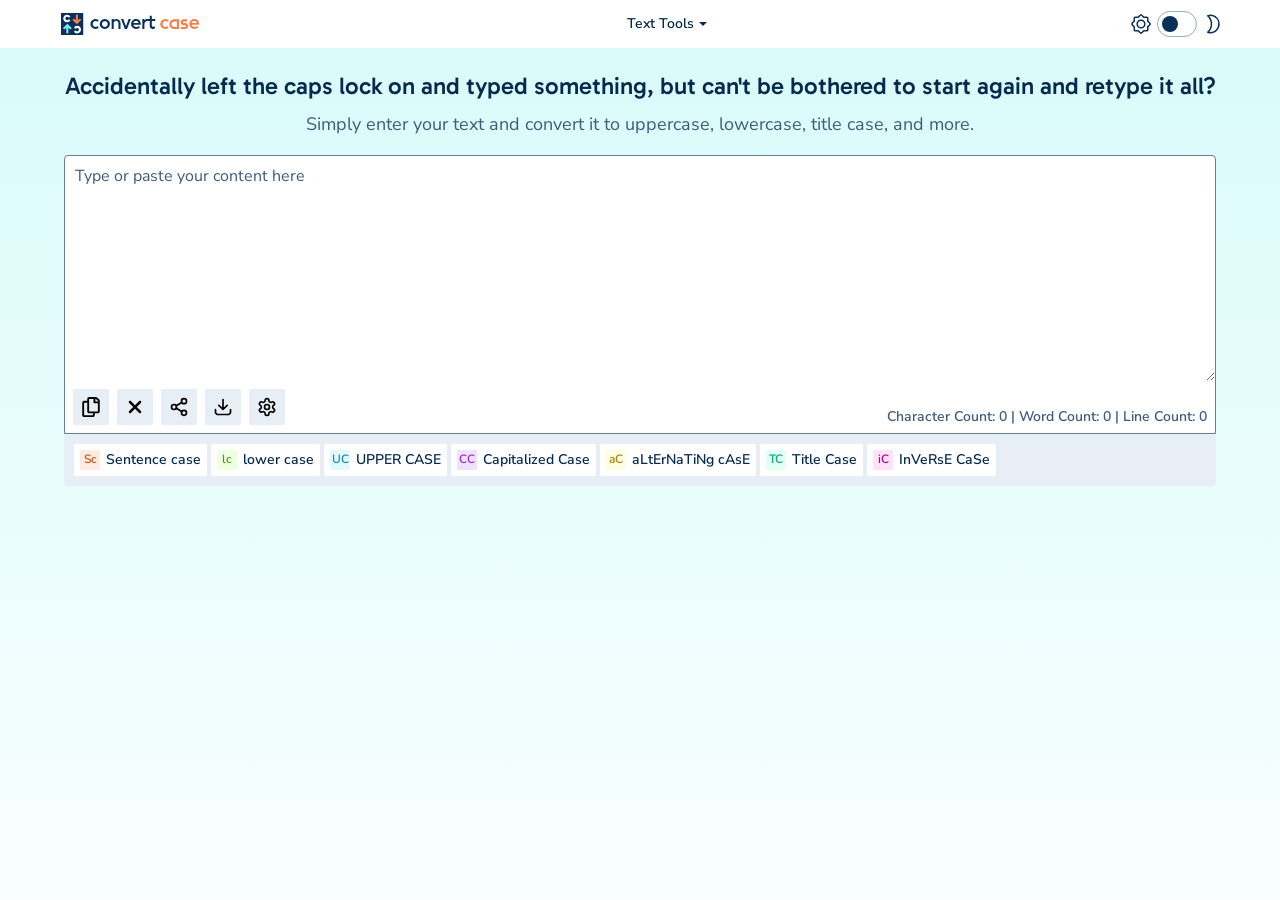
<file: index.html>
<!doctype html>
<html lang="en">
    <head>
        <meta charset="utf-8">
        <meta name="viewport" content="width=device-width,initial-scale=1">
        <meta http-equiv="x-ua-compatible" content="ie=edge">
        <script src="./js/home.min.js"></script>
        <title>Convert Case | Convert upper case to lower case, lower case to upper case and more!</title>
        <link rel="icon" type="image/png" href="images/favicon.png">
        <meta name="source" content="https://convertcase.net/">
        <meta name="description" content="Easily convert text between different letter cases: lower case, UPPER CASE, Sentence case, Capitalized Case, aLtErNaTiNg cAsE and more online.">
        <style>
            *,:after,:before {
                box-sizing: border-box
            }

            html {
                font-family: system-ui,Segoe UI,Roboto,Helvetica,Arial,sans-serif,"Apple Color Emoji","Segoe UI Emoji";
                line-height: 1.15;
                -webkit-text-size-adjust: 100%;
                tab-size: 4
            }

            body {
                margin: 0
            }

            b,strong {
                font-weight: bolder
            }

            code,kbd,pre,samp {
                font-family: ui-monospace,SFMono-Regular,Consolas,Liberation Mono,Menlo,monospace;
                font-size: 1em
            }

            small {
                font-size: 80%
            }

            sub,sup {
                font-size: 75%;
                line-height: 0;
                position: relative;
                vertical-align: initial
            }

            sub {
                bottom: -.25em
            }

            sup {
                top: -.5em
            }

            table {
                border-color: currentcolor
            }

            button,input,optgroup,select,textarea {
                font-family: inherit;
                font-size: 100%;
                line-height: 1.15;
                margin: 0
            }

            [type=button],[type=reset],[type=submit],button {
                -webkit-appearance: button
            }

            legend {
                padding: 0
            }

            progress {
                vertical-align: initial
            }

            ::-webkit-inner-spin-button,::-webkit-outer-spin-button {
                height: auto
            }

            [type=search] {
                -webkit-appearance: textfield;
                outline-offset: -2px
            }

            ::-webkit-search-decoration {
                -webkit-appearance: none
            }

            ::-webkit-file-upload-button {
                -webkit-appearance: button;
                font: inherit
            }

            summary {
                display: list-item
            }

            @font-face {
                font-family: Nunito Sans;
                src: url('fonts/nunito-sans-latin-wght-400-700.woff2') format('woff2');
                font-weight: 400 700;
                font-optical-sizing:auto;font-style: normal;
                font-display: swap;
                unicode-range: u+0,u+d,u+20-7e,u+a0-ff,u+131,u+152-153,u+2bb-2bc,u+2c6,u+2da,u+2dc,u+304,u+308,u+2009-2026,u+2032-203a,u+2044,u+20ac,u+2122,u+2212,u+2215
            }

            @font-face {
                font-family: Nunito Sans;
                src: url('fonts/nunito-sans-latin-ext-wght-400-700.woff2') format('woff2');
                font-weight: 400 700;
                font-optical-sizing:auto;font-style: normal;
                font-display: swap;
                unicode-range: u+100-192,u+1a0-1a1,u+1af-1b4,u+1c4-1d4,u+1e5-1ef,u+1fa-237,u+253-259,u+292,u+2b9-2ba,u+2be-2bf,u+2c7-2cc,u+2dd,u+304,u+308,u+1e08-1e9e,u+1ef2-1ef9,u+2020,u+20a1-20ab,u+20ad-20bd,u+2113
            }

            @font-face {
                font-family: Nunito Sans;
                src: url('fonts/nunito-sans-cyrillic-wght-400-700.woff2') format('woff2');
                font-weight: 400 700;
                font-optical-sizing:auto;font-style: normal;
                font-display: swap;
                unicode-range: u+301,u+400-45f,u+490-491,u+4b0-4b1,u+2116
            }

            @font-face {
                font-family: Nunito Sans;
                src: url('fonts/nunito-sans-cyrillic-ext-wght-400-700.woff2') format('woff2');
                font-weight: 400 700;
                font-optical-sizing:auto;font-style: normal;
                font-display: swap;
                unicode-range: u+462-475,u+48a-4ff,u+510-52f,u+20b4
            }

            @font-face {
                font-family: Nunito Sans;
                src: url('fonts/noto-sans-greek-wght-normal.woff2') format('woff2');
                font-weight: 400 700;
                font-style: normal;
                font-display: swap;
                unicode-range: u+370-377,u+37a-37f,u+384-38a,u+38c,u+38e-3a1,u+3a3-3e1,u+3f?
            }

            @font-face {
                font-family: Nunito Sans;
                src: url('fonts/noto-sans-greek-ext-wght-normal.woff2') format('woff2');
                font-weight: 400 700;
                font-style: normal;
                font-display: swap;
                unicode-range: u+1f00-1ffe
            }

            @font-face {
                font-family: Nunito Sans;
                src: url('fonts/noto-sans-devanagari-wght-normal.woff2') format('woff2');
                font-weight: 400 700;
                font-style: normal;
                font-display: swap;
                unicode-range: u+900-97f,u+1cd0-1cf9,u+200c-200d,u+20b9,u+20f0,u+25cc,u+a830-a839,u+a8e0-a8ff,u+11b00-11b09
            }

            @font-face {
                font-family: Gabarito;
                src: url('fonts/gabarito-latin-wght-normal.woff2') format('woff2');
                font-weight: 400 700;
                font-style: normal;
                font-display: swap;
                unicode-range: u+20-7e,u+a0-ff,u+131,u+152-153,u+2c6,u+2da,u+2dc,u+304,u+308,u+2002-2026,u+2039-203a,u+2044,u+20ac,u+2122,u+2191,u+2193,u+2212
            }

            @font-face {
                font-family: Gabarito;
                src: url('fonts/gabarito-latin-ext-wght-normal.woff2') format('woff2');
                font-weight: 400 700;
                font-style: normal;
                font-display: swap;
                unicode-range: u+100-17e,u+1cd-1ce,u+218-21b,u+237,u+2c7,u+2dd,u+304,u+308,u+1e80-1e85,u+1e9e,u+1ef2-1ef3
            }

            @font-face {
                font-family: Gabarito;
                src: url('fonts/nunito-sans-cyrillic-wght-400-700.woff2') format('woff2');
                font-weight: 400 700;
                font-style: normal;
                font-display: swap;
                unicode-range: u+301,u+400-45f,u+490-491,u+4b0-4b1,u+2116
            }

            @font-face {
                font-family: Gabarito;
                src: url('fonts/nunito-sans-cyrillic-ext-wght-400-700.woff2') format('woff2');
                font-weight: 400 700;
                font-style: normal;
                font-display: swap;
                unicode-range: u+462-475,u+48a-4ff,u+510-52f,u+20b4
            }

            @font-face {
                font-family: Gabarito;
                src: url('fonts/noto-sans-greek-wght-normal.woff2') format('woff2');
                font-weight: 400 700;
                font-style: normal;
                font-display: swap;
                unicode-range: u+370-377,u+37a-37f,u+384-38a,u+38c,u+38e-3a1,u+3a3-3e1,u+3f?
            }

            @font-face {
                font-family: Gabarito;
                src: url('fonts/noto-sans-greek-ext-wght-normal.woff2') format('woff2');
                font-weight: 400 700;
                font-style: normal;
                font-display: swap;
                unicode-range: u+1f00-1ffe
            }

            @font-face {
                font-family: Gabarito;
                src: url('fonts/noto-sans-devanagari-wght-normal.woff2') format('woff2');
                font-weight: 400 700;
                font-style: normal;
                font-display: swap;
                unicode-range: u+900-97f,u+1cd0-1cf9,u+200c-200d,u+20b9,u+20f0,u+25cc,u+a830-a839,u+a8e0-a8ff,u+11b00-11b09
            }

            :root {
                color-scheme: light;
                --container-width: 1200px;
                --color-bg: #fff;
                --color-text: #06294e;
                --color-text-secondary: #3f5b7a;
                --color-text-light: #f1f4f8;
                --color-link: #06294e;
                --color-link-hover: #f97d46;
                --color-container-bg: #fff;
                --color-container-border: #e0e3e5;
                --color-btn-bg: #e7eef6;
                --color-btn-text: #06294e;
                --color-btn-hover-bg: #0a315b;
                --color-btn-dark-bg: #0a315b;
                --color-btn-dark-text: #f1f4f8;
                --color-nav-bg: #fff;
                --color-nav-text: #06294e;
                --color-nav-hover-bg: #e7eef6;
                --color-nav-hover-text: #06294e;
                --color-nav-dropdown-bg: #fff;
                --color-input-bg: #fff;
                --color-input-text: #06294e;
                --color-input-border: #98adbb;
                --color-input-border-focus: color-mix(in srgb, var(--color-input-border), var(--color-text) 35%);
                --color-input-border-top: none;
                --color-input-placeholder: #3f5b7a;
                --color-surface-bg: #f5f9f9;
                --color-surface-border: #e0e3e5;
                --color-search-bg: #fff;
                --color-search-hover-bg: #e7eef6;
                --color-message-bg: #fff;
                --color-message-text: #06294e;
                --color-message-border: #0000001a;
                --color-message-shadow: 0 6px 20px #0000004d;
                --color-message-success-bg: #e2ffef;
                --color-message-success-border: #12974b;
                --color-message-success-text: #003d1a;
                --color-message-error-bg: #ffe7e5;
                --color-message-error-border: #971812;
                --color-message-error-text: #3d0300;
                --color-message-info-bg: #e2eeff;
                --color-message-info-border: #125697;
                --color-message-info-text: #001a3d;
                --color-legal: #3f5b7a;
                --color-canvas-border: #e0e3e5;
                --color-canvas-bg: #fff;
                --color-regex-red: #c03;
                --color-regex-green: #208000;
                --color-highlight: #7defef4d;
                --color-gradient-start: #7defef4d;
                --color-gradient-mid: #7defef17;
                --color-gradient-end: #7defef08;
                --color-editor-bg: #e7eef6;
                --color-badge-bg: #0000;
                --badge-sentence-bg: #ffebe2;
                --badge-sentence-fg: #cd5019;
                --badge-lower-bg: #efffe2;
                --badge-lower-fg: #569712;
                --badge-upper-bg: #e2faff;
                --badge-upper-fg: #0d8cb2;
                --badge-capitalized-bg: #f0e2ff;
                --badge-capitalized-fg: #942fc0;
                --badge-alternating-bg: #fffee2;
                --badge-alternating-fg: #ab830a;
                --badge-title-bg: #e2fff3;
                --badge-title-fg: #04a977;
                --badge-inverse-bg: #ffe2f8;
                --badge-inverse-fg: #b4047c;
                --color-cta-bg: #0a315b;
                --color-btn-subscribe-bg: #0a315b;
                --color-cta-link-bg: #f1f4f8;
                --color-cta-link-text: #06294e;
                --color-footer-divider: #c6d0d0;
                --color-footer-icon-bg: #0a315b;
                --color-toggle-border: #98adbb;
                --color-lang-border: #98adbb;
                --sp: 8px;
                --radius-sm: 2px;
                --radius: 4px;
                --fs-xs: 0.75rem;
                --fs-sm: 0.875rem;
                --fs-base: 1rem;
                --fs-md: 1.125rem;
                --fs-lg: 1.25rem;
                --fs-xl: 1.5rem;
                --fs-h1: 1.5rem;
                --fs-2xl: 1.75rem;
                --color-icon-from: #f97d46;
                --color-icon-to: #0a315b;
                --color-icon-text: #f1f4f8;
                --copy-invert: none;
                --logo-light-display: block;
                --logo-dark-display: none
            }

            @media(prefers-color-scheme: dark) {
                html:not(.light) {
                    color-scheme:dark;
                    --color-bg: #140701;
                    --color-text: #fef1eb;
                    --color-text-secondary: #d0bbb1;
                    --color-link: #fef1eb;
                    --color-container-bg: #0a0300;
                    --color-container-border: #544945;
                    --color-btn-bg: #1e1b1a;
                    --color-btn-text: #fef1eb;
                    --color-btn-hover-bg: #342f2d;
                    --color-btn-dark-bg: #bc3e06;
                    --color-btn-dark-text: #fef1eb;
                    --color-nav-bg: #0a0300;
                    --color-nav-text: #fef1eb;
                    --color-nav-hover-bg: #2e2924;
                    --color-nav-hover-text: #fef1eb;
                    --color-nav-dropdown-bg: #1e1b1a;
                    --color-input-bg: #0a0300;
                    --color-input-text: #fef1eb;
                    --color-input-border: #342f2d;
                    --color-input-placeholder: #d0bbb1;
                    --color-surface-bg: #2e2924;
                    --color-surface-border: #544945;
                    --color-search-bg: #1e1b1a;
                    --color-search-hover-bg: #342f2d;
                    --color-message-bg: #1e1b1a;
                    --color-message-text: #fef1eb;
                    --color-message-border: #ffffff1a;
                    --color-message-shadow: 0 6px 24px #0009;
                    --color-message-success-bg: #0a2e1a;
                    --color-message-success-border: #12974b;
                    --color-message-success-text: #a8f0c8;
                    --color-message-error-bg: #2e0a0a;
                    --color-message-error-border: #971812;
                    --color-message-error-text: #f0a8a8;
                    --color-message-info-bg: #0a1a2e;
                    --color-message-info-border: #125697;
                    --color-message-info-text: #a8c8f0;
                    --color-legal: #d0bbb1;
                    --color-canvas-border: #544945;
                    --color-canvas-bg: #1e1b1a;
                    --color-regex-red: #f36;
                    --color-regex-green: #3ae600;
                    --color-highlight: #7defef66;
                    --color-gradient-start: #bc3e064d;
                    --color-gradient-mid: #bc3e0617;
                    --color-gradient-end: #bc3e0608;
                    --color-editor-bg: #1e1b1a;
                    --color-badge-bg: #ffffff1a;
                    --badge-sentence-bg: #601d00;
                    --badge-sentence-fg: #ff8550;
                    --badge-lower-bg: #153900;
                    --badge-lower-fg: #7ef400;
                    --badge-upper-bg: #004151;
                    --badge-upper-fg: #07c5ff;
                    --badge-capitalized-bg: #390051;
                    --badge-capitalized-fg: #d167ff;
                    --badge-alternating-bg: #503c00;
                    --badge-alternating-fg: #ffc005;
                    --badge-title-bg: #004832;
                    --badge-title-fg: #00eca5;
                    --badge-inverse-bg: #530039;
                    --badge-inverse-fg: #ff11b4;
                    --color-btn-subscribe-bg: #1e5fa8;
                    --color-cta-link-bg: #00142a;
                    --color-cta-link-text: #fef1eb;
                    --color-footer-divider: #544945;
                    --color-footer-icon-bg: #140701;
                    --color-toggle-border: #fef1eb;
                    --color-lang-border: #342f2d;
                    --color-icon-to: #7defef;
                    --color-icon-text: #06294e;
                    --copy-invert: grayscale(1) invert(1);
                    --logo-light-display: none;
                    --logo-dark-display: block
                }
            }

            html.dark {
                color-scheme: dark;
                --color-bg: #140701;
                --color-text: #fef1eb;
                --color-text-secondary: #d0bbb1;
                --color-link: #fef1eb;
                --color-container-bg: #0a0300;
                --color-container-border: #544945;
                --color-btn-bg: #1e1b1a;
                --color-btn-text: #fef1eb;
                --color-btn-hover-bg: #342f2d;
                --color-btn-dark-bg: #bc3e06;
                --color-btn-dark-text: #fef1eb;
                --color-nav-bg: #0a0300;
                --color-nav-text: #fef1eb;
                --color-nav-hover-bg: #2e2924;
                --color-nav-hover-text: #fef1eb;
                --color-nav-dropdown-bg: #1e1b1a;
                --color-input-bg: #0a0300;
                --color-input-text: #fef1eb;
                --color-input-border: #342f2d;
                --color-input-placeholder: #d0bbb1;
                --color-surface-bg: #2e2924;
                --color-surface-border: #544945;
                --color-search-bg: #1e1b1a;
                --color-search-hover-bg: #342f2d;
                --color-message-bg: #1e1b1a;
                --color-message-text: #fef1eb;
                --color-message-border: #ffffff1a;
                --color-message-shadow: 0 6px 24px #0009;
                --color-message-success-bg: #0a2e1a;
                --color-message-success-border: #12974b;
                --color-message-success-text: #a8f0c8;
                --color-message-error-bg: #2e0a0a;
                --color-message-error-border: #971812;
                --color-message-error-text: #f0a8a8;
                --color-message-info-bg: #0a1a2e;
                --color-message-info-border: #125697;
                --color-message-info-text: #a8c8f0;
                --color-legal: #d0bbb1;
                --color-canvas-border: #544945;
                --color-canvas-bg: #1e1b1a;
                --color-regex-red: #f36;
                --color-regex-green: #3ae600;
                --color-highlight: #7defef66;
                --color-gradient-start: #bc3e064d;
                --color-gradient-mid: #bc3e0617;
                --color-gradient-end: #bc3e0608;
                --color-editor-bg: #1e1b1a;
                --color-badge-bg: #ffffff1a;
                --badge-sentence-bg: #601d00;
                --badge-sentence-fg: #ff8550;
                --badge-lower-bg: #153900;
                --badge-lower-fg: #7ef400;
                --badge-upper-bg: #004151;
                --badge-upper-fg: #07c5ff;
                --badge-capitalized-bg: #390051;
                --badge-capitalized-fg: #d167ff;
                --badge-alternating-bg: #503c00;
                --badge-alternating-fg: #ffc005;
                --badge-title-bg: #004832;
                --badge-title-fg: #00eca5;
                --badge-inverse-bg: #530039;
                --badge-inverse-fg: #ff11b4;
                --color-btn-subscribe-bg: #1e5fa8;
                --color-cta-link-bg: #00142a;
                --color-cta-link-text: #fef1eb;
                --color-footer-divider: #544945;
                --color-footer-icon-bg: #140701;
                --color-toggle-border: #fef1eb;
                --color-lang-border: #342f2d;
                --color-icon-to: #7defef;
                --color-icon-text: #06294e;
                --copy-invert: grayscale(1) invert(1);
                --logo-light-display: none;
                --logo-dark-display: block
            }

            html.theme-transition,html.theme-transition *,html.theme-transition :after,html.theme-transition :before {
                transition: background-color .3s,color .3s,border-color .3s,box-shadow .3s!important
            }

            @view-transition {
                navigation: auto
            }

            @media(prefers-reduced-motion:reduce) {
                ::view-transition-group(root),::view-transition-new(root),::view-transition-old(root) {
                    animation: none!important
                }
            }

            ::selection {
                background: #f97d464d;
                color: var(--color-text)
            }

            button,input,select,textarea {
                font-family: inherit;
                font-size: inherit
            }

            body {
                background: linear-gradient(to bottom,var(--color-gradient-start),var(--color-gradient-mid) 85%,var(--color-gradient-end)) no-repeat var(--color-bg);
                background-size: 100% 100vh;
                color: var(--color-text);
                font-family: Nunito Sans,sans-serif;
                font-size: var(--fs-base);
                font-weight: 400;
                line-height: 1.25;
                overflow-x: hidden;
                display: flex;
                flex-direction: column
            }

            a {
                color: var(--color-link);
                transition: color .25s,background .25s
            }

            a:hover {
                color: var(--color-link-hover)
            }

            h1,h2 {
                font-family: Gabarito,sans-serif;
                font-weight: 500;
                color: var(--color-text)
            }

            h1 {
                font-size: var(--fs-h1);
                line-height: 1.2;
                margin-bottom: var(--sp)
            }

            @media(max-width: 500px) {
                h1 {
                    font-size:var(--fs-lg)
                }
            }

            h2 {
                font-size: var(--fs-xl)
            }

            @media(max-width: 500px) {
                h2 {
                    font-size:var(--fs-lg)
                }
            }

            .col,.feature,.message,.row,h1,h2,p {
                margin-top: 0;
                margin-bottom: calc(var(--sp) * 1.5)
            }

            .strike {
                text-decoration: line-through
            }

            .icon {
                color: #000
            }

            .container {
                margin: 0 auto;
                width: 100%;
                max-width: var(--container-width);
                background: #0000;
                padding: calc(var(--sp) * 2);
                position: relative;
                z-index: 1
            }

            @media(min-width: 768px) {
                .container {
                    padding:calc(var(--sp) * 3)
                }
            }

            .hero {
                text-align: center;
                margin-bottom: calc(var(--sp) * 2.5)
            }

            @media(max-width: 500px) {
                .hero {
                    text-align:left;
                    margin-bottom: calc(var(--sp) * 1.5)
                }
            }

            .hero p {
                color: var(--color-text-secondary);
                font-size: var(--fs-md);
                margin-bottom: 0
            }

            @media(max-width: 500px) {
                .hero p {
                    font-size:var(--fs-base)
                }
            }

            .skip-link {
                position: fixed;
                top: -100px;
                left: 50%;
                transform: translateX(-50%);
                z-index: 1001;
                padding: var(--sp) calc(var(--sp) * 2);
                background: var(--color-nav-dropdown-bg);
                color: var(--color-nav-text);
                font-weight: 600;
                font-size: var(--fs-sm);
                text-decoration: none;
                border-radius: 0 0 var(--radius) var(--radius);
                box-shadow: 0 4px 16px #00000026;
                transition: top .2s
            }

            .nav,.skip-link:focus {
                top: 0
            }

            .nav {
                background: var(--color-nav-bg);
                position: sticky;
                z-index: 100;
                transition: transform .3s;
                order: -1;
                flex: 0 0 auto
            }

            .nav:focus {
                outline: none
            }

            .nav:focus-visible .inner {
                outline: 2px solid var(--color-link-hover);
                outline-offset: -2px
            }

            .nav.nav-hidden {
                transform: translateY(-100%)
            }

            .nav .inner {
                max-width: var(--container-width);
                margin: 0 auto;
                display: flex;
                align-items: center;
                justify-content: space-between;
                padding: 0 15px;
                min-height: 48px;
                position: relative;
                z-index: 100;
                background: var(--color-nav-bg)
            }

            @media(min-width: 1200px) {
                .nav .inner {
                    gap:calc(var(--sp) * 1.5)
                }
            }

            @media(max-width: 1199px) {
                .nav .inner {
                    padding:6px calc(var(--sp) * 2);
                    min-height: 0
                }
            }

            .nav .hamburger {
                display: none;
                background: none;
                border: 0;
                padding: 0;
                width: 40px;
                height: 40px;
                border-radius: 50%;
                cursor: pointer;
                align-items: center;
                justify-content: center;
                flex-shrink: 0
            }

            .nav .hamburger em {
                height: 2px;
                width: 20px;
                display: block;
                position: relative;
                font-style: normal;
                background: var(--color-nav-text);
                border-radius: var(--radius);
                transition: background .2s
            }

            .nav .hamburger em:after,.nav .hamburger em:before {
                position: absolute;
                left: 0;
                content: "";
                height: inherit;
                width: inherit;
                background: var(--color-nav-text);
                border-radius: inherit;
                transition: transform .2s,top .2s,bottom .2s
            }

            .nav .hamburger em:before {
                top: -7px
            }

            .nav .hamburger em:after {
                bottom: -7px
            }

            @media(max-width: 1199px) {
                .nav .hamburger {
                    display:flex
                }
            }

            .nav.menu-open .hamburger em {
                background: #0000
            }

            .nav.menu-open .hamburger em:before {
                top: 0;
                transform: rotate(45deg);
                background: var(--color-nav-text)
            }

            .nav.menu-open .hamburger em:after {
                bottom: 0;
                transform: rotate(-45deg);
                background: var(--color-nav-text)
            }

            .nav .logo {
                flex-shrink: 0;
                width: 150px;
                padding: 6px;
                display: flex;
                align-items: center
            }

            .nav .logo img {
                width: 100%;
                height: auto
            }

            .nav .logo img:not(.dark) {
                display: var(--logo-light-display)
            }

            .nav .logo img.dark {
                display: var(--logo-dark-display)
            }

            @media(max-width: 1199px) {
                .nav .logo {
                    position:absolute;
                    left: 50%;
                    transform: translateX(-50%);
                    width: 150px
                }
            }

            .nav .links {
                list-style: none;
                padding: 0;
                margin: 0;
                display: flex;
                align-items: center;
                white-space: nowrap
            }

            @media(min-width: 1200px) {
                .nav .links {
                    margin-left:auto;
                    margin-right: auto
                }
            }

            .nav .links>li {
                display: flex;
                position: relative
            }

            .nav .links>li.mobile-tools {
                display: none
            }

            @media(min-width: 1200px) {
                .nav .links>li+li:before {
                    content:"";
                    position: absolute;
                    left: -1px;
                    top: 50%;
                    transform: translateY(-50%);
                    width: 1px;
                    height: 32px;
                    background: var(--color-container-border)
                }

                .nav .links>li ul:not(.results):has(li:nth-child(7)) {
                    columns: 2;
                    column-gap: 0
                }
            }

            .nav .links>li>:is(a,span) {
                color: var(--color-nav-text);
                display: flex;
                align-items: center;
                padding: var(--sp) calc(var(--sp) * 1.5);
                font-weight: 600;
                font-size: var(--fs-sm);
                cursor: pointer;
                text-decoration: none
            }

            .nav .links>li>:is(a.active,a:focus,a:hover,span.active,span:focus,span:hover) {
                background: var(--color-nav-hover-bg);
                color: var(--color-nav-hover-text);
                border-radius: var(--radius)
            }

            .nav .links>li:has(ul)>span:after {
                content: "";
                display: inline-block;
                width: 0;
                height: 0;
                border-top: 4px solid;
                border-right: 4px solid #0000;
                border-left: 4px solid #0000;
                margin-left: 5px;
                transition: transform .2s
            }

            .nav .links>li ul {
                list-style: none;
                padding: 0;
                margin: 0;
                display: none;
                position: absolute;
                top: 100%;
                left: 0;
                z-index: 1000;
                background: var(--color-nav-dropdown-bg);
                box-shadow: 0 4px 16px #0000001a;
                border-radius: 0 0 var(--radius) var(--radius)
            }

            .nav .links>li ul li {
                min-width: 180px
            }

            .nav .links>li ul li a {
                display: block;
                padding: var(--sp) calc(var(--sp) * 1.5);
                font-weight: 500;
                font-size: var(--fs-sm);
                color: var(--color-nav-text);
                text-decoration: none
            }

            .nav .links>li ul li :is(a.active,a:focus,a:hover) {
                background: var(--color-nav-hover-bg);
                color: var(--color-nav-hover-text)
            }

            @media(min-width: 1200px) {
                .nav .links>li>ul {
                    display:block;
                    visibility: hidden
                }

                .nav .links>li.open>ul,.nav:not(.nav-js) .links>li:is(:hover,:focus-within)>ul {
                    visibility: visible
                }
            }

            .nav .links>li.open>ul {
                display: block
            }

            @media(max-width: 1199px) {
                .nav .links {
                    position:absolute;
                    top: 100%;
                    left: 0;
                    right: 0;
                    flex-direction: column;
                    align-items: stretch;
                    white-space: normal;
                    background: var(--color-nav-dropdown-bg);
                    box-shadow: 0 4px 16px #00000026;
                    z-index: 1000;
                    overflow: clip;
                    display: flex;
                    clip-path: inset(0 0 100% 0);
                    transition: clip-path .3s
                }

                .nav .links.open {
                    clip-path: inset(-32px);
                    padding: var(--sp) 0 0;
                    overflow-y: auto
                }
            }

            @media(max-width: 1199px)and (min-width:768px) {
                .nav .links {
                    right:auto;
                    min-width: 360px;
                    border-radius: 0 0 var(--radius) var(--radius)
                }
            }

            @media(max-width: 1199px) {
                .nav .links>li {
                    display:grid;
                    grid-template-rows: auto 0fr;
                    grid-template-columns: minmax(0,1fr);
                    align-content: start;
                    overflow-y: clip;
                    transition: grid-template-rows .25s;
                    border-bottom: 1px solid var(--color-container-border)
                }

                .nav .links>li.mobile-tools,.nav .links>li:last-child {
                    border-bottom: none
                }

                .nav .links>li>:is(a,span) {
                    padding: calc(var(--sp) * 1.25) calc(var(--sp) * 2.5);
                    text-align: left;
                    justify-content: space-between
                }

                .nav .links>li.open>span {
                    color: var(--color-nav-hover-text);
                    background: var(--color-nav-hover-bg)
                }

                .nav .links>li.open>span:after {
                    transform: rotate(180deg)
                }

                .nav .links>li ul {
                    position: static;
                    box-shadow: none;
                    border-top: none;
                    border-radius: 0;
                    background: #0000;
                    display: block;
                    columns: 2;
                    column-gap: var(--sp);
                    min-height: 0;
                    align-self: start;
                    overflow: clip;
                    padding: 0 calc(var(--sp) * 2.5)
                }

                .nav .links>li ul li,.nav .links>li.mobile-tools .lang-select ul li {
                    min-width: 0
                }

                .nav .links>li ul li a {
                    padding: calc(var(--sp) * .75) 0
                }

                .nav .links>li.open {
                    grid-template-rows: auto 1fr
                }

                .nav .links>li.mobile-tools {
                    display: flex;
                    flex-direction: row;
                    flex-wrap: wrap;
                    align-items: center;
                    justify-content: space-between;
                    gap: var(--sp) calc(var(--sp) * 2);
                    padding: calc(var(--sp) * 1.5) calc(var(--sp) * 2.5);
                    position: relative
                }

                .nav .links>li.mobile-tools .theme-toggle {
                    margin-left: auto
                }

                .nav .links>li.mobile-tools .lang-select {
                    display: block
                }

                .nav .links>li.mobile-tools .lang-select.open {
                    flex-basis: 100%
                }

                .nav .links>li.mobile-tools .lang-select ul {
                    display: none;
                    height: auto;
                    overflow: visible;
                    position: static;
                    background: #0000;
                    border: none;
                    box-shadow: none;
                    padding: var(--sp) 0 0;
                    grid-template-columns: 1fr 1fr;
                    column-gap: 0
                }

                .nav .links>li.mobile-tools .lang-select ul li a {
                    display: flex;
                    align-items: center;
                    gap: var(--sp);
                    padding: var(--sp) calc(var(--sp) * .75);
                    font-weight: 500;
                    font-size: var(--fs-sm);
                    color: var(--color-nav-text);
                    text-decoration: none
                }

                .nav .links>li.mobile-tools .lang-select ul li :is(a.active,a:focus,a:hover) {
                    background: var(--color-nav-hover-bg);
                    color: var(--color-nav-hover-text)
                }

                .nav .links>li.mobile-tools .lang-select.open ul {
                    display: grid
                }
            }

            .nav .right {
                display: flex;
                align-items: center;
                gap: calc(var(--sp) * 1.5);
                flex-shrink: 0
            }

            @media(max-width: 1199px) {
                .nav .right {
                    display:none
                }
            }

            .nav .right .divider {
                width: 1px;
                height: 32px;
                background: var(--color-container-border);
                flex-shrink: 0
            }

            .nav .theme-toggle {
                display: flex;
                align-items: center;
                gap: calc(var(--sp) / 2);
                cursor: pointer
            }

            .nav .theme-toggle .icon {
                width: 24px;
                height: 24px;
                flex-shrink: 0;
                filter: var(--copy-invert)
            }

            @media(max-width: 1199px) {
                .nav .theme-toggle .icon {
                    width:20px;
                    height: 20px
                }
            }

            .nav .toggle-pill {
                border: 1px solid var(--color-toggle-border);
                border-radius: 27px;
                padding: calc(var(--sp) / 2);
                width: calc(32px + var(--sp))
            }

            .nav .toggle-dot {
                display: block;
                width: 16px;
                height: 16px;
                border-radius: 14px;
                background: #0a315b;
                transition: transform .2s,background .2s
            }

            .nav .lang-btn {
                border: 1px solid var(--color-lang-border);
                border-radius: var(--radius-sm);
                background: #0000;
                padding: var(--sp) calc(var(--sp) * 1.125);
                display: flex;
                align-items: center;
                gap: var(--sp);
                cursor: pointer;
                color: var(--color-nav-text)
            }

            .nav .lang-btn .flag {
                border-radius: 2px;
                flex-shrink: 0
            }

            .nav .lang-btn .arrow {
                display: inline-block;
                width: 0;
                height: 0;
                border-top: 4px solid;
                border-right: 4px solid #0000;
                border-left: 4px solid #0000
            }

            .nav .lang-select {
                position: relative
            }

            .nav .lang-select ul {
                list-style: none;
                padding: 0;
                margin: 0;
                display: none;
                position: absolute;
                top: 100%;
                right: 0;
                z-index: 1000;
                background: var(--color-nav-dropdown-bg);
                box-shadow: 0 4px 16px #0000001a;
                border-radius: 0 0 var(--radius) var(--radius)
            }

            .nav .lang-select ul li {
                min-width: 150px
            }

            .nav .lang-select ul li a {
                display: flex;
                align-items: center;
                gap: var(--sp);
                width: 100%;
                padding: var(--sp) calc(var(--sp) * 1.5);
                font-weight: 500;
                font-size: var(--fs-sm);
                color: var(--color-nav-text);
                text-decoration: none
            }

            .nav .lang-select ul li a .flag {
                border-radius: 2px;
                flex-shrink: 0
            }

            .nav .lang-select ul li :is(a.active,a:focus,a:hover) {
                background: var(--color-nav-hover-bg);
                color: var(--color-nav-hover-text)
            }

            .nav .lang-select.open ul {
                display: block
            }

            .nav .search-btn {
                width: 32px;
                height: 32px;
                border-radius: 50%;
                background: var(--color-btn-bg);
                border: 0;
                display: flex;
                align-items: center;
                justify-content: center;
                cursor: pointer;
                flex-shrink: 0;
                position: relative;
                transition: background .2s
            }

            .nav .search-btn .icon {
                width: 18px;
                height: 18px;
                filter: var(--copy-invert)
            }

            .nav .search-btn:hover {
                background: var(--color-btn-hover-bg)
            }

            .nav .search-btn:hover .icon {
                filter: brightness(0) invert(1)
            }

            @media(max-width: 1199px) {
                .nav .search-btn {
                    width:36px;
                    height: 36px
                }

                .nav .search-btn .icon {
                    width: 20px;
                    height: 20px
                }
            }

            .nav.search-open .search-btn .icon {
                display: none
            }

            .nav.search-open .search-btn:after,.nav.search-open .search-btn:before {
                content: "";
                position: absolute;
                width: 14px;
                height: 2px;
                background: var(--color-text);
                border-radius: 1px
            }

            .nav.search-open .search-btn:before {
                transform: rotate(45deg)
            }

            .nav.search-open .search-btn:after {
                transform: rotate(-45deg)
            }

            .nav.search-open .search-btn:hover:after,.nav.search-open .search-btn:hover:before {
                background: #fff
            }

            .nav .search-overlay {
                display: none;
                position: fixed;
                top: 0;
                left: 0;
                right: 0;
                bottom: 0;
                z-index: 99;
                padding-top: 56px
            }

            .nav .search-overlay.open {
                display: block
            }

            @media(max-width: 1199px) {
                .nav .search-overlay {
                    padding-top:48px
                }
            }

            .nav .search-backdrop {
                position: absolute;
                inset: 0;
                background: linear-gradient(180deg,#0a315b4d,#0a315b17 85%,#0a315b08)
            }

            .nav .search {
                position: relative;
                width: 600px;
                max-width: calc(100% - 32px);
                margin: 8px auto 0
            }

            @media(max-width: 1199px) {
                .nav .search {
                    margin-top:16px
                }
            }

            @media(max-width: 500px) {
                .nav .search {
                    max-width:calc(100% - 24px)
                }
            }

            .nav .search-box {
                background: var(--color-search-bg);
                display: flex;
                align-items: center;
                gap: var(--sp);
                padding: var(--sp);
                border-radius: var(--radius);
                border: 1px solid var(--color-container-border);
                box-shadow: 0 4px 16px #0000001a
            }

            .nav .search .results[style*=block]~.search-box,.nav .search-overlay.open .search .results~.search-box,.nav .search:has(.results[style*=block]) .search-box {
                border-radius: var(--radius) var(--radius) 0 0
            }

            .nav .search-icon {
                background: var(--color-btn-bg);
                border-radius: 90px;
                padding: var(--sp);
                display: flex;
                align-items: center;
                justify-content: center;
                flex-shrink: 0
            }

            .nav .search-icon .icon {
                width: 24px;
                height: 24px;
                filter: var(--copy-invert)
            }

            .nav .search input {
                border: 0;
                background: #0000;
                font-family: Nunito Sans,sans-serif;
                font-weight: 700;
                font-size: var(--fs-h1);
                color: var(--color-text);
                width: 100%;
                outline: none
            }

            .nav .search input::placeholder {
                color: #98adbb
            }

            @media(max-width: 500px) {
                .nav .search input {
                    font-size:var(--fs-md);
                    letter-spacing: -.16px
                }
            }

            .nav .search .results {
                display: none;
                list-style: none;
                margin: 0;
                padding: calc(var(--sp) * 2) calc(var(--sp) * 3) calc(var(--sp) * 2.5);
                background: var(--color-search-bg);
                border-top: 1px solid var(--color-footer-divider);
                border-bottom: 2px solid #f97d46;
                border-radius: 0 0 var(--radius) var(--radius);
                box-shadow: 0 4px 16px #0000001a
            }

            .nav .search .results li {
                min-width: 0
            }

            .nav .search .results li a {
                display: block;
                padding: 0;
                font-weight: 600;
                font-size: var(--fs-base);
                line-height: 30px;
                color: var(--color-text);
                text-decoration: none
            }

            .nav .search .results li a:hover,.nav .search .results li.active a {
                color: var(--color-link-hover)
            }

            .nav .search .results li.no-results {
                display: none;
                font-weight: 600;
                font-size: var(--fs-base);
                line-height: 30px;
                color: var(--color-text-secondary)
            }

            .nav .search .results li.no-results a {
                display: inline
            }

            .nav .search .results li.no-results.show {
                display: block
            }

            @media(prefers-color-scheme: dark) {
                html:not(.light) .toggle-dot {
                    transform:translateX(16px);
                    background: #fef1eb
                }
            }

            html.dark .toggle-dot {
                transform: translateX(16px);
                background: #fef1eb
            }

            .btn {
                background: var(--color-btn-bg);
                color: var(--color-btn-text);
                border: 0;
                padding: 6px 12px;
                font-weight: 600;
                font-size: var(--fs-sm);
                text-decoration: none;
                display: inline-flex;
                align-items: center;
                gap: 5px;
                cursor: pointer;
                border-radius: var(--radius-sm);
                transition: background .2s,color .2s,transform .12s ease-out
            }

            @media(max-width: 767px) {
                .btn {
                    padding:10px 16px
                }

                .btn .icon,.btn img {
                    left: -2px
                }
            }

            .btn .icon,.btn img {
                height: 13px;
                width: auto
            }

            .btn:focus,.btn:hover {
                background: var(--color-btn-hover-bg);
                color: #fff
            }

            .btn:active {
                transform: scale(.96)
            }

            .btn.is-done {
                background: var(--color-message-success-border);
                color: #fff
            }

            .action-btn {
                position: relative
            }

            .action-btn.is-done {
                background: var(--color-message-success-border)!important;
                color: #fff!important
            }

            .action-btn.is-done .icon,.action-btn.is-done img {
                opacity: 0;
                transform: scale(.4)!important
            }

            .action-btn.is-done:after {
                content: "";
                position: absolute;
                top: 50%;
                left: calc(10px + var(--sp));
                width: 6px;
                height: 12px;
                margin: -8px 0 0 -3px;
                border: solid #fff;
                border-width: 0 2px 2px 0;
                transform: rotate(45deg);
                animation: check-pop .35s cubic-bezier(.3,1.6,.5,1)
            }

            .action-btn.spin-btn img,.action-btn.spin-btn:hover img,.tool .action-btn.spin-btn:hover img {
                transform: rotate(calc(var(--turns,0) * 1turn));
                transition: transform .5s cubic-bezier(.4,0,.2,1)
            }

            .copy.is-done {
                opacity: 1!important;
                animation: icon-pop .35s cubic-bezier(.3,1.6,.5,1)
            }

            @keyframes check-pop {
                0% {
                    transform: rotate(45deg) scale(0);
                    opacity: 0
                }

                to {
                    transform: rotate(45deg) scale(1);
                    opacity: 1
                }
            }

            @keyframes icon-pop {
                50% {
                    transform: scale(1.3)
                }
            }

            @media(prefers-reduced-motion:reduce) {
                .action-btn,.action-btn .icon,.action-btn img,.btn,.copy {
                    transform: none!important;
                    animation: none!important;
                    transition: none!important
                }

                .action-btn.is-done:after {
                    animation: none
                }
            }

            .ext-links {
                display: flex;
                flex-direction: column;
                gap: var(--sp);
                margin-bottom: calc(var(--sp) * 2)
            }

            .ext-links .link {
                background: var(--color-btn-dark-bg);
                color: var(--color-btn-dark-text);
                padding: var(--sp);
                border-radius: var(--radius-sm);
                display: inline-flex;
                align-items: center;
                gap: var(--sp);
                font-weight: 600;
                text-decoration: none;
                transition: opacity .2s;
                width: fit-content
            }

            .ext-links .link .icon {
                width: 24px;
                height: 24px
            }

            .ext-links .link:hover {
                opacity: .85;
                color: var(--color-btn-dark-text)
            }

            .ext-links h2 {
                margin-top: calc(var(--sp) * .5);
                margin-bottom: 0
            }

            .ext-links #ext-primary {
                flex-wrap: wrap
            }

            .ext-links #ext-primary,.ext-links #ext-secondary {
                display: flex;
                gap: var(--sp)
            }

            .ext-links #ext-secondary .link {
                font-size: var(--fs-sm)
            }

            .btn-remove-ads {
                background: var(--color-btn-subscribe-bg);
                color: #fff;
                border: 0;
                border-radius: var(--radius-sm);
                padding: 6px 8px;
                display: inline-flex;
                align-items: center;
                gap: 6px;
                font-weight: 600;
                font-size: var(--fs-base);
                cursor: pointer;
                text-decoration: none;
                white-space: nowrap;
                transition: opacity .2s
            }

            .btn-remove-ads .icon {
                height: 16px;
                width: auto
            }

            .btn-remove-ads:hover {
                opacity: .85;
                color: #fff
            }

            .btn-kofi {
                background: var(--color-btn-dark-bg);
                color: var(--color-btn-dark-text);
                border: 0;
                border-radius: var(--radius-sm);
                padding: 6px 8px;
                display: inline-flex;
                align-items: center;
                gap: 6px;
                font-weight: 600;
                font-size: var(--fs-base);
                cursor: pointer;
                text-decoration: none;
                white-space: nowrap;
                transition: opacity .2s
            }

            .btn-kofi .icon {
                height: 17px;
                width: auto
            }

            .btn-kofi:hover {
                opacity: .85;
                color: var(--color-btn-dark-text)
            }

            .support-cta .btn-remove-ads {
                display: inline-flex
            }

            .support-cta .btn-kofi,.support-cta.show-kofi .btn-remove-ads {
                display: none
            }

            .support-cta.show-kofi .btn-kofi {
                display: inline-flex
            }

            .editor {
                background: var(--color-editor-bg);
                border-radius: var(--radius);
                display: flex;
                flex-direction: column;
                gap: calc(var(--sp) * 1.25);
                padding: 0 0 calc(var(--sp) * 1.25);
                margin-bottom: calc(var(--sp) * 2)
            }

            .editor .input {
                background: var(--color-input-bg);
                border: 1px solid var(--color-input-border);
                border-radius: var(--radius) var(--radius) 0 0;
                position: relative;
                transition: border-color .2s
            }

            .editor .input:has(textarea:focus) {
                border-color: var(--color-input-border-focus)
            }

            .editor textarea {
                background: #0000;
                border: 0;
                color: var(--color-input-text);
                width: 100%;
                min-height: 180px;
                height: 25vh;
                padding: calc(var(--sp) * 1.25);
                outline: none;
                resize: vertical;
                display: block
            }

            .editor textarea::placeholder {
                color: var(--color-input-placeholder)
            }

            .editor .toolbar {
                display: flex;
                justify-content: space-between;
                align-items: flex-end;
                padding: var(--sp);
                gap: calc(var(--sp) * 1.5)
            }

            .editor .toolbar .actions {
                margin: 0;
                width: auto
            }

            .editor .toolbar .actions .icon {
                display: block
            }

            .editor .actions {
                display: flex;
                gap: var(--sp)
            }

            .editor .actions .action-btn {
                background: var(--color-btn-bg);
                border: 0;
                border-radius: var(--radius-sm);
                padding: var(--sp);
                cursor: pointer;
                display: flex;
                align-items: center;
                justify-content: center;
                transition: background .2s,transform .12s ease-out
            }

            .editor .actions .action-btn:hover {
                background: var(--color-btn-hover-bg)
            }

            .editor .actions .action-btn:hover .icon {
                filter: brightness(0) invert(1);
                transform: translateY(-1px)
            }

            .editor .actions .action-btn:active {
                transform: scale(.92)
            }

            .editor .actions .action-btn .icon {
                width: 20px;
                height: 20px;
                filter: var(--copy-invert);
                display: block;
                transition: transform .2s ease-out,opacity .15s
            }

            .editor .counts {
                font-weight: 600;
                font-size: var(--fs-sm);
                color: var(--color-text-secondary);
                display: flex;
                flex-wrap: wrap;
                min-width: 0;
                justify-content: flex-end;
                gap: calc(var(--sp) * .5);
                white-space: nowrap
            }

            .editor .counts>span:not(:last-child):after {
                content: " |"
            }

            @media(max-width: 500px) {
                .editor .counts {
                    flex-direction:column;
                    text-align: right;
                    font-size: var(--fs-xs);
                    line-height: 1
                }

                .editor .counts>span:not(:last-child):after {
                    content: none
                }
            }

            .cta-card {
                background: var(--color-cta-bg);
                border-radius: var(--radius);
                padding: 32px 130px 42px;
                display: flex;
                gap: calc(var(--sp) * 2);
                position: relative;
                width: 100%;
                max-width: 990px;
                margin: calc(var(--sp) * 2) auto
            }

            @media(max-width: 767px) {
                .cta-card {
                    padding:calc(var(--sp) * 3) calc(var(--sp) * 4) calc(var(--sp) * 4);
                    overflow: hidden
                }
            }

            .cta-card h2 {
                font-family: Gabarito,sans-serif;
                font-weight: 500;
                font-size: var(--fs-2xl);
                color: var(--color-text-light);
                margin-top: 0;
                margin-bottom: calc(var(--sp) * 2)
            }

            @media(max-width: 500px) {
                .cta-card h2 {
                    font-size:var(--fs-xl)
                }

                .cta-card h2 span {
                    display: block
                }

                .cta-card .links {
                    flex-direction: column
                }
            }

            .cta-card .content {
                flex: 1;
                position: relative;
                z-index: 1
            }

            .cta-card .links {
                display: flex;
                flex-wrap: wrap;
                gap: var(--sp)
            }

            .cta-card .link {
                background: var(--color-cta-link-bg);
                color: var(--color-cta-link-text);
                padding: var(--sp);
                border-radius: var(--radius-sm);
                display: inline-flex;
                align-items: center;
                gap: var(--sp);
                font-weight: 600;
                text-decoration: none;
                transition: opacity .2s;
                width: fit-content
            }

            .cta-card .link .icon,.cta-card .link img {
                width: 24px;
                height: 24px
            }

            .cta-card .link:hover {
                opacity: .85;
                color: var(--color-cta-link-text)
            }

            .cta-card .share {
                position: relative
            }

            .cta-card .share button {
                cursor: pointer;
                border: 0
            }

            .cta-card .share button>.icon {
                filter: var(--copy-invert,none)
            }

            .cta-card .share .menu {
                display: none;
                position: absolute;
                bottom: 100%;
                left: 0;
                margin-bottom: calc(var(--sp) * .5);
                background: var(--color-cta-link-bg);
                border-radius: var(--radius);
                z-index: 2;
                box-shadow: 0 4px 12px #00000026;
                width: max-content
            }

            .cta-card .share .menu.open {
                display: flex;
                flex-direction: column
            }

            .cta-card .share .option {
                padding: var(--sp) calc(var(--sp) * 1.5);
                color: var(--color-cta-link-text);
                text-decoration: none;
                font-weight: 600;
                font-size: var(--fs-sm);
                white-space: nowrap;
                display: flex;
                align-items: center;
                gap: var(--sp)
            }

            .cta-card .share .option .icon {
                width: 16px;
                height: 16px
            }

            .cta-card .share .option:hover {
                background: #0000000d;
                color: var(--color-cta-link-text)
            }

            .cta-card .logo {
                position: absolute;
                height: 151px;
                overflow: hidden;
                pointer-events: none
            }

            .cta-card .logo .icon {
                height: 100%
            }

            @media(max-width: 767px) {
                .cta-card .logo {
                    height:112px;
                    width: 104px
                }

                .cta-card .logo .icon {
                    width: 100%;
                    max-width: none;
                    margin: 0
                }
            }

            .cta-card .logo.left {
                left: 0;
                bottom: 0;
                width: 86px
            }

            .cta-card .logo.left .icon {
                width: 140px;
                max-width: none;
                margin-left: -54px;
                position: relative;
                bottom: -1px
            }

            @media(max-width: 767px) {
                .cta-card .logo.left {
                    left:auto;
                    right: 0;
                    bottom: -10px;
                    overflow: visible
                }
            }

            .cta-card .logo.right {
                right: 0;
                top: 0;
                width: 86px
            }

            .cta-card .logo.right .icon {
                width: 140px;
                max-width: none;
                margin-right: -54px;
                position: relative;
                top: -1px
            }

            @media(max-width: 767px) {
                .cta-card .logo.right {
                    right:-5px;
                    top: auto;
                    bottom: 60px
                }

                .cta-card .logo.right .icon {
                    top: 2px
                }
            }

            textarea {
                color: var(--color-input-text);
                outline: none;
                resize: vertical;
                font: inherit
            }

            textarea::placeholder {
                color: var(--color-input-placeholder)
            }

            .btns {
                display: flex;
                flex-wrap: wrap;
                gap: 5px
            }

            .center .btns {
                justify-content: center
            }

            .tool .cols {
                display: grid;
                grid-template-columns: 1fr 1fr;
                gap: calc(var(--sp) * 3)
            }

            .tool .cols:has(.col.hidden) {
                grid-template-columns: 1fr
            }

            @media(max-width: 767px) {
                .tool .cols {
                    grid-template-columns:1fr;
                    gap: calc(var(--sp) * 2)
                }
            }

            .tool .col {
                display: flex;
                flex-direction: column;
                margin-bottom: 0;
                min-width: 0
            }

            .tool .col.hidden {
                display: none
            }

            .tool .col>textarea {
                height: 100%
            }

            .tool .col:last-child .output-div,.tool .col:last-child :is(#output,#output2),.tool .col:last-child textarea {
                flex: 1;
                min-height: unset;
                height: unset
            }

            @media(max-width: 767px) {
                .tool .col:last-child .output-div,.tool .col:last-child :is(#output,#output2),.tool .col:last-child textarea {
                    height:100px;
                    min-height: 25vh
                }
            }

            .tool .btns {
                margin-top: 10px
            }

            .tool :is(#output,#output2) :is(h3,p) {
                margin: 0 0 10px
            }

            .tool :is(#output,#output2) p {
                font-family: Arial,Helvetica Neue,Helvetica,sans-serif;
                overflow-wrap: break-word
            }

            .tool :is(#output,#output2)>:last-child {
                margin-bottom: 0
            }

            .tool :is(#output,#output2) .copy {
                width: 18px;
                height: 18px;
                vertical-align: middle;
                margin-left: 6px;
                cursor: pointer;
                opacity: .4;
                filter: var(--copy-invert);
                transition: opacity .2s,transform .12s ease-out
            }

            .tool :is(#output,#output2) .copy:hover {
                opacity: 1
            }

            .tool :is(#output2[contenteditable],#output[contenteditable]) {
                outline: none
            }

            .tool .panel {
                background: var(--color-input-bg);
                border: 1px solid var(--color-input-border);
                border-bottom-width: 8px;
                border-radius: var(--radius);
                display: flex;
                flex-direction: column;
                transition: border-color .2s;
                position: relative;
                height: 100%
            }

            .tool .panel:has(textarea:focus) {
                border-color: var(--color-input-border-focus)
            }

            .tool .panel.input-panel {
                border-color: var(--color-lang-border)
            }

            .tool .panel>h2 {
                margin: 0;
                padding: var(--sp) calc(var(--sp) * 1.5);
                font-family: inherit;
                font-size: var(--fs-lg);
                font-weight: 700
            }

            .tool .panel textarea {
                background: #0000;
                border: 0;
                padding: calc(var(--sp) * 2);
                outline: none;
                resize: vertical;
                min-height: 300px;
                height: 100%;
                color: var(--color-input-text)
            }

            @media(max-width: 767px) {
                .tool .panel textarea {
                    min-height:25vh
                }
            }

            .tool .panel textarea::placeholder {
                color: var(--color-input-placeholder)
            }

            .tool .panel :is(#output,#output2,#translated) {
                flex: 1;
                padding: calc(var(--sp) * 2);
                min-height: 200px;
                height: unset;
                border: 0;
                background: #0000;
                resize: none
            }

            .tool .panel .output-div {
                overflow-y: auto;
                white-space: pre-wrap;
                overflow-wrap: break-word;
                word-wrap: break-word;
                min-width: 0;
                color: var(--color-input-text)
            }

            .tool .toolbar {
                display: flex;
                flex-wrap: wrap;
                align-items: flex-end;
                justify-content: space-between;
                padding: var(--sp) calc(var(--sp) * 1.5);
                gap: var(--sp);
                margin-top: auto
            }

            .tool .actions {
                display: flex;
                gap: var(--sp);
                align-items: stretch
            }

            .tool .actions .btn {
                display: inline-flex;
                align-items: center
            }

            .tool .action-btn {
                background: var(--color-btn-bg);
                border: 0;
                border-radius: var(--radius-sm);
                padding: var(--sp);
                cursor: pointer;
                display: flex;
                align-items: center;
                justify-content: center;
                gap: calc(var(--sp) * .5);
                font-size: var(--fs-sm);
                font-weight: 600;
                color: var(--color-text);
                transition: background .2s,color .2s,transform .12s ease-out
            }

            .tool .action-btn:hover {
                background: var(--color-btn-hover-bg);
                color: #fff
            }

            .tool .action-btn:hover .icon,.tool .action-btn:hover img {
                filter: brightness(0) invert(1);
                transform: translateY(-1px)
            }

            .tool .action-btn:active {
                transform: scale(.92)
            }

            .tool .action-btn .icon,.tool .action-btn img {
                width: 20px;
                height: 20px;
                filter: var(--copy-invert);
                display: block;
                transition: transform .2s ease-out,opacity .15s
            }

            .tool .counts {
                font-weight: 600;
                font-size: var(--fs-sm);
                color: var(--color-text-secondary);
                display: flex;
                justify-content: flex-end;
                gap: calc(var(--sp) * .5);
                white-space: nowrap;
                flex: 1
            }

            .tool .counts>span+span:before {
                content: "| "
            }

            @media(max-width: 500px) {
                .tool .counts {
                    width:100%;
                    flex-direction: column;
                    text-align: right;
                    font-size: var(--fs-xs);
                    line-height: 1
                }

                .tool .counts>span+span:before {
                    content: none
                }
            }

            .settings-popup-backdrop {
                position: fixed;
                inset: 0;
                background: #00000080;
                z-index: 9998;
                transition: opacity .15s ease-out,display .15s allow-discrete
            }

            @starting-style {
                .settings-popup-backdrop {
                    opacity: 0
                }
            }

            .settings-popup-backdrop.hidden {
                display: none;
                opacity: 0
            }

            .settings-popup {
                position: fixed;
                top: 50%;
                left: 50%;
                transform: translate(-50%,-50%);
                z-index: 9999;
                width: 420px;
                max-width: calc(100vw - var(--sp) * 2);
                max-height: calc(100vh - var(--sp) * 4);
                overflow-y: auto;
                background: var(--color-input-bg);
                border: 1px solid var(--color-input-border);
                border-radius: var(--radius);
                padding: calc(var(--sp) * 2) calc(var(--sp) * 2.5);
                font-size: var(--fs-sm);
                box-shadow: 0 12px 32px #00000040;
                transition: opacity .15s ease-out,transform .15s ease-out,display .15s allow-discrete
            }

            @starting-style {
                .settings-popup {
                    opacity: 0;
                    transform: translate(-50%,-48%) scale(.97)
                }
            }

            .settings-popup.hidden {
                display: none;
                opacity: 0;
                transform: translate(-50%,-48%) scale(.97)
            }

            .settings-popup ul {
                list-style: none;
                margin: 0;
                padding: 0;
                display: flex;
                flex-direction: column;
                gap: calc(var(--sp) * 1.5)
            }

            .settings-popup li.full-width {
                width: 100%
            }

            .settings-popup li label {
                display: block;
                margin-bottom: calc(var(--sp) * .5);
                font-weight: 500
            }

            .settings-popup li label:has(>input[type=checkbox]) {
                display: flex;
                align-items: center;
                gap: calc(var(--sp) * .75);
                margin-bottom: 0
            }

            .settings-popup li input[type=checkbox] {
                margin: 0;
                flex-shrink: 0
            }

            .settings-popup li textarea {
                width: 100%;
                min-height: 110px;
                padding: calc(var(--sp) * .75);
                font-family: Menlo,Consolas,monospace;
                font-size: var(--fs-xs);
                border: 1px solid var(--color-input-border);
                border-radius: var(--radius-sm);
                background: var(--color-bg);
                color: var(--color-text);
                resize: vertical
            }

            .settings-popup li textarea:disabled {
                opacity: .5;
                cursor: not-allowed
            }

            .settings-popup li .hint {
                display: block;
                margin-top: calc(var(--sp) * .5);
                color: var(--color-text-secondary);
                font-size: var(--fs-xs)
            }

            .settings-popup .settings-popup-close {
                position: absolute;
                top: calc(var(--sp) * .25);
                right: calc(var(--sp) * .5);
                background: #0000;
                border: none;
                cursor: pointer;
                font-size: var(--fs-xl);
                line-height: 1;
                padding: calc(var(--sp) * .5);
                color: var(--color-text-secondary)
            }

            .settings-popup .settings-popup-close:hover {
                color: var(--color-text)
            }

            .arial {
                font-family: Arial,Helvetica Neue,Helvetica,sans-serif
            }

            @media(max-width: 767px) {
                .counts {
                    text-align:center
                }
            }

            input[type=date],input[type=email],input[type=number],input[type=password],input[type=search],input[type=tel],input[type=text],input[type=url],select {
                padding: 4px;
                border: 1px solid var(--color-input-border);
                outline: none;
                background: var(--color-input-bg);
                color: var(--color-input-text);
                border-radius: var(--radius-sm);
                transition: border-color .2s
            }

            input[type=date]:focus,input[type=email]:focus,input[type=number]:focus,input[type=password]:focus,input[type=search]:focus,input[type=tel]:focus,input[type=text]:focus,input[type=url]:focus,select:focus {
                border-color: var(--color-input-border-focus)
            }

            input[type=file] {
                display: none
            }

            @media(prefers-reduced-motion:reduce) {
                .settings-popup,.settings-popup-backdrop {
                    transition: none
                }
            }

            :is(.input,.panel) .messages {
                position: absolute;
                bottom: calc(36px + var(--sp) * 2);
                left: var(--sp);
                z-index: 10;
                display: flex;
                flex-direction: column;
                gap: var(--sp)
            }

            :is(.input,.panel) .messages .message {
                margin: 0
            }

            body>.messages {
                position: fixed;
                bottom: 20px;
                left: 20px;
                z-index: 99999;
                display: flex;
                flex-direction: column-reverse;
                gap: 8px;
                pointer-events: none
            }

            body>.messages .message {
                pointer-events: auto;
                max-width: 350px;
                min-width: 250px;
                box-shadow: var(--color-message-shadow)
            }

            .message {
                background: var(--color-message-success-bg);
                border-left: 3px solid var(--color-message-success-border);
                border-radius: var(--radius-sm);
                padding: 6px 10px;
                display: inline-flex;
                align-items: center;
                gap: 4px;
                overflow: hidden;
                font-weight: 600;
                font-size: var(--fs-sm);
                color: var(--color-message-success-text);
                animation: slideIn .3s ease-out;
                cursor: pointer;
                align-self: flex-start
            }

            .message.upgrade {
                width: 100%;
                animation: unset;
                cursor: default
            }

            .message .icon {
                width: 20px;
                height: 20px;
                flex-shrink: 0;
                filter: var(--copy-invert)
            }

            .message.error {
                background: var(--color-message-error-bg);
                border-left-color: var(--color-message-error-border);
                color: var(--color-message-error-text)
            }

            .message.info {
                background: var(--color-message-info-bg);
                border-left-color: var(--color-message-info-border);
                color: var(--color-message-info-text)
            }

            .message.fade-out {
                animation: fadeOut .3s ease-out forwards
            }

            @keyframes slideIn {
                0% {
                    transform: translateY(10px);
                    opacity: 0
                }

                to {
                    transform: translateY(0);
                    opacity: 1
                }
            }

            @keyframes fadeOut {
                0% {
                    transform: translateY(0);
                    opacity: 1
                }

                to {
                    transform: translateY(10px);
                    opacity: 0
                }
            }

            .feature {
                text-align: center;
                display: flex;
                justify-content: center;
                align-items: center;
                min-height: 90px
            }

            @media(max-width: 767px) {
                .feature {
                    min-height:100px
                }
            }

            .feature ins {
                width: 100%;
                height: auto;
                display: block
            }

            .feature.bottom {
                margin: 20px 0;
                flex-wrap: wrap;
                gap: 10px
            }

            .feature.bottom .third {
                min-width: 300px;
                flex: 1;
                min-height: 250px
            }

            @media(max-width: 767px) {
                .feature.bottom .third {
                    min-height:0
                }

                .feature.bottom .third:first-child {
                    min-height: 100px
                }
            }

            .feature.footer {
                margin: 15px 0 0
            }

            .feature.middle {
                display: none
            }

            .ads-setupad .feature.top {
                min-height: 100px
            }

            .ads-setupad .feature.bottom .third {
                display: flex;
                justify-content: center
            }

            .ads-setupad .feature.middle {
                display: flex;
                margin: 20px 0
            }

            .ads-setupad.ads-desktop .feature.bottom .third {
                min-height: 336px
            }

            .ads-setupad.ads-desktop .feature.middle {
                min-height: 300px
            }

            .ads-setupad.ads-mobile .feature.bottom .third:first-child,.ads-setupad.ads-mobile .feature.middle {
                min-height: 336px
            }

            .ads-setupad.ads-mobile .feature.bottom .third:not(:first-child),body.noads .feature {
                display: none
            }

            .ads-setupad.ads-mobile .feature.in-content {
                min-height: 336px;
                margin: 0 0 calc(var(--sp) * 2);
                break-inside: avoid
            }

            .about {
                width: 100%;
                max-width: var(--container-width);
                margin: calc(var(--sp) * 2) auto 0;
                position: relative;
                z-index: 1;
                padding: 0
            }

            @media(min-width: 768px) {
                .about {
                    margin:calc(var(--sp) * 4) auto 0;
                    columns: 2;
                    column-gap: calc(var(--sp) * 2)
                }

                .about>* {
                    break-inside: avoid
                }

                .about>:only-child {
                    column-span: all
                }
            }

            .about.grid {
                display: grid;
                grid-template-columns: 1fr;
                gap: calc(var(--sp) * 2)
            }

            @media(min-width: 768px) {
                .about.grid {
                    columns:unset;
                    grid-template-columns: repeat(2,1fr)
                }
            }

            @media(min-width: 1200px) {
                .about.grid {
                    grid-template-columns:repeat(3,1fr)
                }
            }

            .about.grid>h2 {
                grid-column: 1/-1
            }

            .about.grid>div:not(.cols):not(.nostyle):not(.pw-ad-scroll-container):not(.feature) {
                margin-bottom: 0
            }

            .about :is(h2,h3) {
                font-size: var(--fs-sm);
                margin-top: 0
            }

            .about :is(h2,h3) a:hover {
                color: var(--color-link-hover)
            }

            .about>h2 {
                column-span: all;
                font-family: Gabarito,sans-serif;
                font-weight: 500;
                font-size: var(--fs-xl);
                margin: calc(var(--sp) * 3) 0 var(--sp)
            }

            @media(max-width: 500px) {
                .about>h2 {
                    font-size:var(--fs-lg)
                }
            }

            .about>h2:first-child {
                margin-top: 0
            }

            .about>.reference-heading {
                column-span: all;
                font-weight: 700;
                margin: calc(var(--sp) * 3) 0 var(--sp)
            }

            .about>div:not(.cols):not(.nostyle):not(.pw-ad-scroll-container):not(.feature) {
                text-align: left;
                background: var(--color-surface-bg);
                border-radius: var(--radius-sm);
                padding: calc(var(--sp) * 2);
                margin-bottom: calc(var(--sp) * 2)
            }

            .about>div:not(.cols):not(.nostyle):not(.pw-ad-scroll-container):not(.feature) div[itemprop=text]>:last-child,.about>div:not(.cols):not(.nostyle):not(.pw-ad-scroll-container):not(.feature):last-child,.about>div:not(.cols):not(.nostyle):not(.pw-ad-scroll-container):not(.feature)>:last-child {
                margin-bottom: 0
            }

            .about>div:not(.cols):not(.nostyle):not(.pw-ad-scroll-container):not(.feature).desc {
                column-span: all;
                columns: 2;
                column-gap: calc(var(--sp) * 4)
            }

            @media(max-width: 767px) {
                .about>div:not(.cols):not(.nostyle):not(.pw-ad-scroll-container):not(.feature).desc {
                    columns:1
                }
            }

            .about>div:not(.cols):not(.nostyle):not(.pw-ad-scroll-container):not(.feature).desc pre {
                break-inside: avoid;
                overflow-x: auto
            }

            .about>div:not(.cols):not(.nostyle):not(.pw-ad-scroll-container):not(.feature).desc .desc-header {
                column-span: all;
                display: flex;
                align-items: center;
                gap: calc(var(--sp) * 1.5);
                margin-bottom: calc(var(--sp) * 1.5)
            }

            .about>div:not(.cols):not(.nostyle):not(.pw-ad-scroll-container):not(.feature).desc .desc-header .icon {
                width: 32px;
                height: 32px
            }

            .about>div:not(.cols):not(.nostyle):not(.pw-ad-scroll-container):not(.feature).desc .desc-header h2 {
                margin: 0
            }

            .about>div:not(.cols):not(.nostyle):not(.pw-ad-scroll-container):not(.feature)[itemscope] {
                background: #0000;
                border: 1px solid #f97d46
            }

            .about>.cols {
                column-span: all;
                display: grid;
                grid-template-columns: repeat(2,1fr);
                gap: calc(var(--sp) * 2)
            }

            @media(max-width: 500px) {
                .about>.cols {
                    grid-template-columns:1fr
                }
            }

            .about>.cols .col {
                margin-bottom: 0
            }

            .about .table-scroll {
                overflow-x: auto
            }

            .about table {
                width: 100%;
                border-collapse: collapse;
                font-size: var(--fs-sm)
            }

            .about table :is(td,th) {
                text-align: left;
                padding: calc(var(--sp) * .75) calc(var(--sp) * 1.5)
            }

            .about table th {
                font-weight: 700;
                border-bottom: 2px solid var(--color-container-border)
            }

            .about table td {
                border-bottom: 1px solid var(--color-container-border)
            }

            .about table tr:last-child td {
                border-bottom: 0
            }

            .about .inner {
                display: flex;
                gap: calc(var(--sp) * 1.5);
                align-items: flex-start
            }

            .about .icon {
                width: 28px;
                height: 28px;
                border-radius: var(--radius-sm);
                background: linear-gradient(135deg,var(--color-icon-from) 50%,var(--color-icon-to) 50%);
                display: flex;
                align-items: center;
                justify-content: center;
                color: var(--color-icon-text);
                font-weight: 600;
                font-size: var(--fs-sm);
                flex-shrink: 0;
                line-height: 1
            }

            .about .body {
                flex: 1;
                min-width: 0
            }

            .about .body h3 {
                font-weight: 700;
                font-size: var(--fs-base);
                letter-spacing: -.16px;
                color: var(--color-text);
                margin: 0 0 var(--sp)
            }

            .about .body h3 a {
                color: inherit;
                text-decoration: underline
            }

            .about .body p {
                font-size: var(--fs-sm);
                letter-spacing: -.14px;
                margin: 0;
                line-height: 1.5
            }

            .about .body p,.about .example {
                font-weight: 500;
                color: var(--color-text)
            }

            .about .example {
                background: var(--color-container-bg);
                padding: var(--sp);
                margin-top: calc(var(--sp) * 1.5);
                font-size: var(--fs-base);
                letter-spacing: -.16px
            }

            .about pre.example {
                line-height: 1;
                margin: calc(var(--sp) * 1.5) 0 0
            }

            .about .responsive-video {
                position: relative;
                padding-bottom: 56.25%;
                height: 0;
                overflow: hidden;
                margin-bottom: var(--sp)
            }

            .about .responsive-video iframe {
                position: absolute;
                top: 0;
                left: 0;
                width: 100%;
                height: 100%;
                border: 0
            }

            .about .responsive-video+.video-credit {
                font-size: var(--fs-xs);
                color: var(--color-text-muted)
            }

            .about .last-reviewed {
                column-span: all;
                font-size: var(--fs-xs);
                color: var(--color-text-secondary);
                margin: calc(var(--sp) * 2) 0 0
            }

            .credits,.legal {
                text-align: center;
                padding: 0 calc(var(--sp) * 2)
            }

            .credits p {
                font-weight: 600;
                font-size: var(--fs-sm)
            }

            .credits p a {
                color: var(--color-text)
            }

            .credits p:last-child {
                margin-bottom: 0
            }

            .legal {
                margin: calc(var(--sp) * 1.5) auto 0;
                font-size: var(--fs-xs);
                color: var(--color-legal);
                width: 600px;
                max-width: 100%
            }

            .legal a,nav.mega li a {
                text-decoration: underline
            }

            .legal a:hover {
                color: var(--color-link-hover)
            }

            footer.container {
                padding-top: 0
            }

            nav.mega {
                background: var(--color-surface-bg);
                border-radius: var(--radius-sm);
                padding: calc(var(--sp) * 3);
                display: flex;
                gap: calc(var(--sp) * 3);
                margin-bottom: calc(var(--sp) * 2)
            }

            @media(min-width: 768px) {
                nav.mega {
                    margin-bottom:calc(var(--sp) * 3)
                }

                nav.mega .header {
                    cursor: default
                }
            }

            nav.mega .header {
                display: flex;
                align-items: center;
                gap: var(--sp);
                margin-bottom: calc(var(--sp) * 1.5)
            }

            nav.mega .icon {
                background: var(--color-footer-icon-bg);
                border-radius: var(--radius-sm);
                width: 28px;
                height: 28px;
                display: flex;
                align-items: center;
                justify-content: center;
                flex-shrink: 0
            }

            nav.mega .icon svg {
                width: 17px;
                height: 17px;
                fill: #fff
            }

            nav.mega .title {
                font-weight: 700;
                font-size: var(--fs-sm);
                letter-spacing: -.16px;
                color: var(--color-text);
                white-space: nowrap
            }

            nav.mega .toggle {
                display: none
            }

            nav.mega .col {
                flex: 1;
                min-width: 0
            }

            nav.mega .col.wide {
                flex: 2
            }

            nav.mega ul {
                list-style: none;
                padding: 0;
                margin: 0;
                display: flex;
                flex-direction: column
            }

            nav.mega li a {
                display: block;
                font-weight: 500;
                font-size: var(--fs-sm);
                letter-spacing: -.14px;
                color: var(--color-text);
                padding: calc(var(--sp) * .5) 0
            }

            nav.mega li a:hover {
                color: var(--color-link-hover)
            }

            nav.mega .col.wide>ul {
                display: block;
                columns: 2;
                column-gap: calc(var(--sp) * 3)
            }

            @media(max-width: 1100px)and (min-width:768px) {
                nav.mega {
                    display:grid;
                    grid-template-columns: repeat(3,1fr);
                    gap: calc(var(--sp) * 3) calc(var(--sp) * 5)
                }

                nav.mega .col.wide {
                    grid-column: span 2
                }

                nav.mega .col.wide>ul {
                    columns: unset;
                    display: grid;
                    grid-template-columns: repeat(2,1fr);
                    column-gap: calc(var(--sp) * 5)
                }
            }

            @media(max-width: 767px) {
                nav.mega {
                    flex-direction:column;
                    gap: 0;
                    padding: calc(var(--sp) * .5) calc(var(--sp) * 2)
                }

                nav.mega .col {
                    display: grid;
                    grid-template-rows: auto 0fr;
                    grid-template-columns: minmax(0,1fr);
                    align-content: start;
                    transition: grid-template-rows .25s;
                    padding: calc(var(--sp) * 1.5) 0;
                    border-bottom: 1px solid var(--color-footer-divider);
                    margin: 0
                }

                nav.mega .col:has(>ul.open) {
                    grid-template-rows: auto 1fr
                }

                nav.mega .col:last-child {
                    border-bottom: none
                }

                nav.mega .col.wide {
                    flex: unset
                }

                nav.mega .col.wide>ul {
                    columns: auto
                }

                nav.mega .icon {
                    width: 24px;
                    height: 24px
                }

                nav.mega .icon svg {
                    width: 15px;
                    height: 15px
                }

                nav.mega .header {
                    cursor: pointer;
                    gap: var(--sp);
                    padding: 0;
                    margin-bottom: 0;
                    justify-content: space-between
                }

                nav.mega .toggle {
                    display: flex;
                    width: 24px;
                    height: 24px;
                    align-items: center;
                    justify-content: center;
                    margin-left: auto;
                    color: var(--color-text);
                    font-size: var(--fs-2xl);
                    line-height: 0;
                    transition: transform .2s
                }

                nav.mega .toggle.open {
                    transform: rotate(45deg)
                }

                nav.mega ul {
                    min-height: 0;
                    overflow: hidden;
                    padding: 0;
                    transition: padding-top .25s
                }

                nav.mega ul.open {
                    padding-top: var(--sp)
                }
            }

            .hidden {
                display: none
            }

            .visually-hidden {
                position: absolute;
                width: 1px;
                height: 1px;
                padding: 0;
                margin: -1px;
                overflow: hidden;
                clip: rect(0,0,0,0);
                white-space: nowrap;
                border: 0
            }

            .drag_holder {
                height: 200px;
                border: 2px dashed var(--color-input-border);
                background: var(--color-input-bg);
                color: var(--color-text);
                display: flex;
                align-items: center;
                justify-content: center;
                cursor: pointer;
                transition: border-color .25s,background-color .25s;
                position: relative;
                padding: 15px;
                text-align: center;
                margin-bottom: 10px;
                border-radius: var(--radius)
            }

            .drag_holder.over,.drag_holder:hover {
                border-color: var(--color-btn-dark-bg)
            }

            .drag_holder.over {
                background: color-mix(in srgb,var(--color-btn-dark-bg) 8%,var(--color-input-bg))
            }

            .drag_holder .drag_prompt {
                display: flex;
                flex-direction: column;
                align-items: center;
                gap: var(--sp)
            }

            .drag_holder .drag_prompt.hidden {
                display: none
            }

            .drag_holder .drop-icon {
                color: var(--color-text-secondary)
            }

            .drag_holder .drop-btn {
                margin-top: calc(var(--sp) * .5);
                background: var(--color-btn-dark-bg);
                color: var(--color-btn-dark-text)
            }

            .drag_holder .drop-btn:focus-visible {
                outline: 2px solid var(--color-btn-dark-bg);
                outline-offset: 2px
            }

            .drag_holder .drop-paste {
                margin: 0;
                font-size: var(--fs-sm);
                color: var(--color-text-secondary)
            }

            @media(hover: none)and (pointer:coarse) {
                .drag_holder .drop-paste {
                    display:none
                }
            }

            .drag_holder kbd {
                display: inline-block;
                min-width: 1.6em;
                padding: 0 .35em;
                border: 1px solid var(--color-input-border);
                border-bottom-width: 2px;
                border-radius: var(--radius-sm);
                background: var(--color-input-bg);
                font: inherit;
                font-size: .9em;
                line-height: 1.5;
                text-align: center
            }

            .case-buttons {
                display: flex;
                align-items: center;
                justify-content: space-between;
                padding: 0 calc(var(--sp) * 1.25)
            }

            .case-buttons .cases {
                display: flex;
                flex-wrap: wrap;
                gap: calc(var(--sp) * .5)
            }

            @media(max-width: 500px) {
                .case-buttons {
                    flex-direction:column;
                    align-items: flex-start
                }

                .case-buttons,.case-buttons .cases {
                    gap: calc(var(--sp) * 1.125)
                }
            }

            .btn-case {
                background: var(--color-container-bg);
                border: 0;
                border-radius: var(--radius-sm);
                padding: 6px;
                display: inline-flex;
                align-items: center;
                gap: 6px;
                font-weight: 600;
                font-size: var(--fs-sm);
                color: var(--color-text);
                cursor: pointer;
                transition: background .2s,color .2s,transform .12s ease-out
            }

            .btn-case:active {
                transform: scale(.96)
            }

            .btn-case.is-done .badge:after {
                content: "";
                position: absolute;
                inset: 0;
                border: 1.5px solid var(--badge-ring);
                pointer-events: none;
                animation: badge-ripple .4s ease-out forwards
            }

            .btn-case:hover .badge-sentence {
                background: var(--badge-sentence-fg);
                color: var(--badge-sentence-bg)
            }

            .btn-case:hover .badge-lower {
                background: var(--badge-lower-fg);
                color: var(--badge-lower-bg)
            }

            .btn-case:hover .badge-upper {
                background: var(--badge-upper-fg);
                color: var(--badge-upper-bg)
            }

            .btn-case:hover .badge-capitalized {
                background: var(--badge-capitalized-fg);
                color: var(--badge-capitalized-bg)
            }

            .btn-case:hover .badge-alternating {
                background: var(--badge-alternating-fg);
                color: var(--badge-alternating-bg)
            }

            .btn-case:hover .badge-title {
                background: var(--badge-title-fg);
                color: var(--badge-title-bg)
            }

            .btn-case:hover .badge-inverse {
                background: var(--badge-inverse-fg);
                color: var(--badge-inverse-bg)
            }

            .badge {
                position: relative;
                width: 20px;
                height: 20px;
                display: flex;
                align-items: center;
                justify-content: center;
                font-size: var(--fs-xs);
                font-weight: 600;
                transition: background .2s,color .2s;
                flex-shrink: 0
            }

            .badge-sentence {
                background: var(--badge-sentence-bg);
                color: var(--badge-sentence-fg);
                --badge-ring: var(--badge-sentence-fg)
            }

            .badge-lower {
                background: var(--badge-lower-bg);
                color: var(--badge-lower-fg);
                --badge-ring: var(--badge-lower-fg)
            }

            .badge-upper {
                background: var(--badge-upper-bg);
                color: var(--badge-upper-fg);
                --badge-ring: var(--badge-upper-fg)
            }

            .badge-capitalized {
                background: var(--badge-capitalized-bg);
                color: var(--badge-capitalized-fg);
                --badge-ring: var(--badge-capitalized-fg)
            }

            .badge-alternating {
                background: var(--badge-alternating-bg);
                color: var(--badge-alternating-fg);
                --badge-ring: var(--badge-alternating-fg)
            }

            .badge-title {
                background: var(--badge-title-bg);
                color: var(--badge-title-fg);
                --badge-ring: var(--badge-title-fg)
            }

            .badge-inverse {
                background: var(--badge-inverse-bg);
                color: var(--badge-inverse-fg);
                --badge-ring: var(--badge-inverse-fg)
            }

            @keyframes badge-ripple {
                0% {
                    transform: scale(1);
                    opacity: .7
                }

                to {
                    transform: scale(1.4);
                    opacity: 0
                }
            }

            @media(prefers-reduced-motion:reduce) {
                .btn-case {
                    transform: none!important
                }

                .btn-case.is-done .badge:after {
                    display: none
                }
            }

            .home-faqs,.home-faqs>div[itemscope] {
                margin-bottom: calc(var(--sp) * 2)
            }

            @media(min-width: 768px) {
                .home-faqs {
                    column-span:all;
                    columns: 2;
                    column-gap: calc(var(--sp) * 2)
                }
            }

            .home-faqs>div[itemscope] {
                break-inside: avoid;
                text-align: left;
                background: #0000;
                border: 1px solid #f97d46;
                border-radius: var(--radius-sm);
                padding: calc(var(--sp) * 2)
            }

            .home-faqs>div[itemscope] div[itemprop=text]>:last-child,.home-faqs>div[itemscope]>:last-child {
                margin-bottom: 0
            }
        </style>
        <link rel="preload" href="fonts/gabarito-latin-wght-normal.woff2" as="font" type="font/woff2" crossorigin>
        <link rel="preload" href="fonts/nunito-sans-latin-wght-400-700.woff2" as="font" type="font/woff2" crossorigin>

            <script>
                var t;
                try {
                    t = localStorage.getItem("theme")
                } catch (t) {}
                "dark" === t ? document.documentElement.classList.add("dark") : "light" === t && document.documentElement.classList.add("light")
            </script>

    </head>
    <body>
        <a class="skip-link" href="#menu">Skip to navigation</a>

<nav class="nav nav-js" id="menu" tabindex="-1" aria-label="Menu" itemscope="" itemtype="https://schema.org/SiteNavigationElement">
  <div class="inner">
    <button class="hamburger" id="nav-toggle" aria-label="Menu">
      <em></em>
    </button>
    <a itemprop="url" href="index.html" class="logo">
      <img src="images/logo.svg" alt="Convert Case" width="150" height="24">
      <img src="images/logo-dark.svg" alt="Convert Case" width="150" height="24" class="dark" loading="lazy">
    </a>
    <ul class="links" id="nav-links">
      <li itemprop="name">
        <span>Text Tools</span>
        <ul>
          <li itemprop="name">
            <a itemprop="url" href="index.html">Convert Case</a>
          </li>
          <li itemprop="name">
            <a itemprop="url" href="letter-character-removal-tool/index.html">Character Remover</a>
          </li>
        </ul>
      </li>

      <li class="mobile-tools">
        <div class="theme-toggle" id="toggle-theme-mobile">
          <img src="images/sun.svg" svg class="icon" width="20" height="20" aria-hidden="true">
          <div class="toggle-pill">
            <span class="toggle-dot"></span>
          </div>
          <img src="images/moon.svg" svg class="icon" width="16" height="20" aria-hidden="true">
        </div>
      </li>
    </ul>
    <div class="right">
      <div class="theme-toggle" id="toggle-theme">
        <img src="images/sun.svg" svg class="icon" width="24" height="24" aria-hidden="true">
        <div class="toggle-pill">
          <span class="toggle-dot"></span>
        </div>
        <img src="images/moon.svg" svg class="icon" width="19" height="24" aria-hidden="true">
      </div>
    </div>
  </div>
</nav>

        <main class="container">
            <div class="hero">
                <h1>Accidentally left the caps lock on and typed something, but can't be bothered to start again and retype it all?</h1>
                <p>
                    <label for="content">Simply enter your text and convert it to uppercase, lowercase, title case, and more.</label>
                </p>
            </div>
            <noscript>
                <div class="message upgrade">JavaScript is required to use this web site. Please turn it on in your browser or whitelist this site, then refresh the page.</div>
            </noscript>
            <div class="editor">
                <div class="input">
                    <textarea id="content" placeholder="Type or paste your content here" autofocus></textarea>
                    <div class="messages"></div>
                    <div class="toolbar">
                        <div class="actions">
    
                            <button class=action-btn data-clipboard=#content title="Copy to Clipboard">
                                <svg class=icon width=20 height=20 role=img aria-label="Copy to Clipboard">
                                    <symbol id=copy viewBox="0 0 448 512">
                                        <path fill=currentColor d="M433.941 65.941l-51.882-51.882A48 48 0 0 0 348.118 0H176c-26.51 0-48 21.49-48 48v48H48c-26.51 0-48 21.49-48 48v320c0 26.51 21.49 48 48 48h224c26.51 0 48-21.49 48-48v-48h80c26.51 0 48-21.49 48-48V99.882a48 48 0 0 0-14.059-33.941zM266 464H54a6 6 0 0 1-6-6V150a6 6 0 0 1 6-6h74v224c0 26.51 21.49 48 48 48h96v42a6 6 0 0 1-6 6zm128-96H182a6 6 0 0 1-6-6V54a6 6 0 0 1 6-6h106v88c0 13.255 10.745 24 24 24h88v202a6 6 0 0 1-6 6zm6-256h-64V48h9.632c1.591 0 3.117.632 4.243 1.757l48.368 48.368a6 6 0 0 1 1.757 4.243V112z"></path>
                                    </symbol>
                                    <use href=#copy></use>
                                </svg>
                            </button>

                            <button class="action-btn" id="clear" title="Clear">
                                <svg class="icon" width=20 height=20 role=img aria-label="Clear" viewBox="0 0 384 512">
                                    <path d="M342.6 150.6c12.5-12.5 12.5-32.8 0-45.3s-32.8-12.5-45.3 0L192 210.7 86.6 105.4c-12.5-12.5-32.8-12.5-45.3 0s-12.5 32.8 0 45.3L146.7 256 41.4 361.4c-12.5 12.5-12.5 32.8 0 45.3s32.8 12.5 45.3 0L192 301.3l105.4 105.3c12.5 12.5 32.8 12.5 45.3 0s12.5-32.8 0-45.3L237.3 256z" fill="currentColor"/>
                                    <use href=#clear></use>
                                </svg>
                            </button>

                            <button class=action-btn data-share=#content title=Share>
                                <svg class=icon width=20 height=20 role=img aria-label=Share>
                                    <symbol id=share fill=none stroke=currentColor stroke-linecap=round stroke-linejoin=round stroke-width=2 viewBox="0 0 24 24">
                                        <circle cx=18 cy=5 r=3></circle>
                                        <circle cx=6 cy=12 r=3></circle>
                                        <circle cx=18 cy=19 r=3></circle>
                                        <path d="m8.59 13.51 6.83 3.98m-.01-10.98-6.82 3.98"></path>
                                    </symbol>
                                    <use href=#share></use>
                                </svg>
                            </button>

                            <button class=action-btn data-download=#content title="Download Text">
                                <svg class=icon width=20 height=20 role=img aria-label="Download Text">
                                    <symbol id=download fill=none stroke=currentColor stroke-linecap=round stroke-linejoin=round stroke-width=2 viewBox="0 0 24 24">
                                        <path d="M21 15v4l-2 2H5l-2-2v-4m4-5 5 5 5-5m-5 5V3"></path>
                                    </symbol>
                                    <use href=#download></use>
                                </svg>
                            </button>

                        </div>
                        <div class="counts">
                            <span>
                                Character Count: <span id="char_count">0</span>
                            </span>
                            <span>
                                Word Count: <span id="word_count">0</span>
                            </span>
                            <span>
                                Line Count: <span id="line_count">0</span>
                            </span>
                        </div>
                    </div>
                </div>
                <div class="case-buttons">
                    <div class="cases">
                        <button id="sentence" class="btn-case">
                            <span class="badge badge-sentence" aria-hidden="true">Sc</span>
                            Sentence case
                        </button>
                        <button id="lower" class="btn-case">
                            <span class="badge badge-lower" aria-hidden="true">lc</span>
                            lower case
                        </button>
                        <button id="upper" class="btn-case">
                            <span class="badge badge-upper" aria-hidden="true">UC</span>
                            UPPER CASE
                        </button>
                        <button id="capitalized" class="btn-case">
                            <span class="badge badge-capitalized" aria-hidden="true">CC</span>
                            Capitalized Case
                        </button>
                        <button id="alternating" class="btn-case">
                            <span class="badge badge-alternating" aria-hidden="true">aC</span>
                            aLtErNaTiNg cAsE
                        </button>
                        <button id="title" class="btn-case">
                            <span class="badge badge-title" aria-hidden="true">TC</span>
                            Title Case
                        </button>
                        <button id="inverse" class="btn-case">
                            <span class="badge badge-inverse" aria-hidden="true">iC</span>
                            InVeRsE CaSe
                        </button>
                    </div>
                </div>
                <div class="settings settings-popup hidden" id="proper_nouns_popup" role="dialog" aria-modal="true" aria-labelledby="proper_nouns_popup_label" data-settings-title="Settings">
                    <h2 id="proper_nouns_popup_label" class="visually-hidden">Settings</h2>
                    <button type="button" class="settings-popup-close" aria-label="Close">×
                        </button>
                    <ul>
                        <li class="full-width">
                            <label>
                                <input type="checkbox" id="pn_enabled" checked>Auto-correct proper nouns and abbreviations
                            </label>
                        </li>
                        <li class="full-width">
                            <label for="pn_custom">Your custom terms</label>
                            <textarea id="pn_custom" rows="5" placeholder="iPhone&#10;MyCorp&#10;ACME"></textarea>
                            <small class="hint">One per line. Each entry overrides the built-in casing for that term.</small>
                        </li>
                    </ul>
                </div>
            </div>

            </div>
            <div class="feature middle"></div>

        </main>

        <div class="messages"></div>
        <script>
            var copied = "Text copied to clipboard"
              , manual_copy = "Press Ctrl+C to copy text"
              , downloaded = "Text downloaded"
              , no_text = "Please enter some text first"
              , sample_text = "This is an example. Type or paste your own text first."
              , file_name = "convertcase-net.txt"
              , downloaded_image = "Image downloaded"
              , downloaded_json = "JSON downloaded"
              , cleared = "Text cleared"
        </script>
    </body>
</html>
</file>
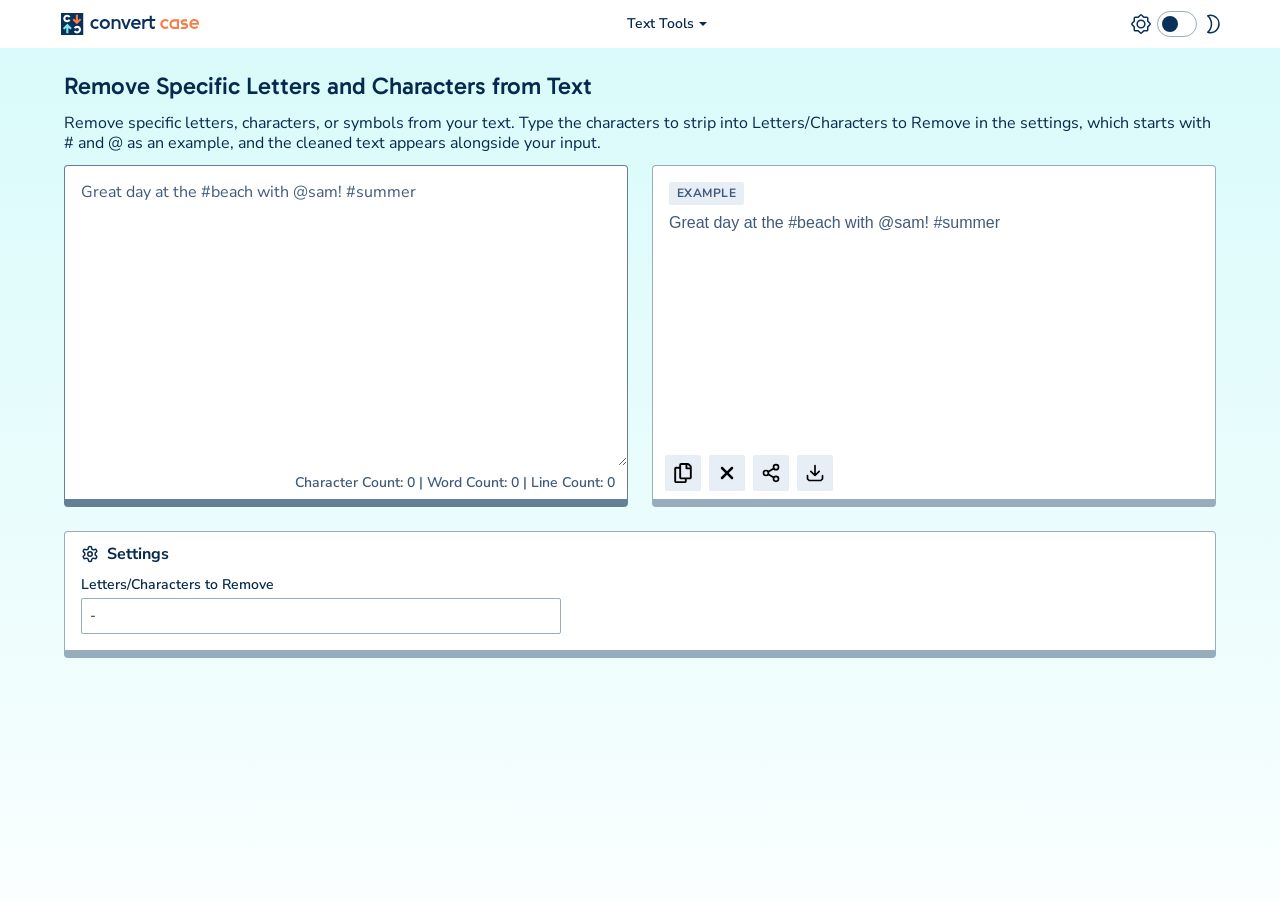
<file: letter-character-removal-tool/index.html>
<!doctype html>
<html lang="en">
    <head>
        <meta charset="utf-8">
        <meta name="viewport" content="width=device-width,initial-scale=1">
        <meta http-equiv="x-ua-compatible" content="ie=edge">
        <script src="./js/letter-character-removal-tool.min.js" defer></script>
        <title>Character Remover | Remove Text Characters</title>
        <link rel="icon" type="image/png" href="images/favicon.png">
        <meta name="source" content="https://convertcase.net/letter-character-removal-tool/">
        <meta name="description" content="Remove specific letters, characters, or symbols from your text with this free online tool. Clean and modify text by stripping unwanted characters in seconds.">
        <style>
            *,:after,:before {
                box-sizing: border-box
            }

            html {
                font-family: system-ui,Segoe UI,Roboto,Helvetica,Arial,sans-serif,"Apple Color Emoji","Segoe UI Emoji";
                line-height: 1.15;
                -webkit-text-size-adjust: 100%;
                tab-size: 4
            }

            body {
                margin: 0
            }

            b,strong {
                font-weight: bolder
            }

            code,kbd,pre,samp {
                font-family: ui-monospace,SFMono-Regular,Consolas,Liberation Mono,Menlo,monospace;
                font-size: 1em
            }

            small {
                font-size: 80%
            }

            sub,sup {
                font-size: 75%;
                line-height: 0;
                position: relative;
                vertical-align: initial
            }

            sub {
                bottom: -.25em
            }

            sup {
                top: -.5em
            }

            table {
                border-color: currentcolor
            }

            button,input,optgroup,select,textarea {
                font-family: inherit;
                font-size: 100%;
                line-height: 1.15;
                margin: 0
            }

            [type=button],[type=reset],[type=submit],button {
                -webkit-appearance: button
            }

            legend {
                padding: 0
            }

            progress {
                vertical-align: initial
            }

            ::-webkit-inner-spin-button,::-webkit-outer-spin-button {
                height: auto
            }

            [type=search] {
                -webkit-appearance: textfield;
                outline-offset: -2px
            }

            ::-webkit-search-decoration {
                -webkit-appearance: none
            }

            ::-webkit-file-upload-button {
                -webkit-appearance: button;
                font: inherit
            }

            summary {
                display: list-item
            }

            @font-face {
                font-family: Nunito Sans;
                src: url('fonts/nunito-sans-latin-wght-400-700.woff2') format('woff2');
                font-weight: 400 700;
                font-optical-sizing:auto;font-style: normal;
                font-display: swap;
                unicode-range: u+0,u+d,u+20-7e,u+a0-ff,u+131,u+152-153,u+2bb-2bc,u+2c6,u+2da,u+2dc,u+304,u+308,u+2009-2026,u+2032-203a,u+2044,u+20ac,u+2122,u+2212,u+2215
            }

            @font-face {
                font-family: Nunito Sans;
                src: url('fonts/nunito-sans-latin-ext-wght-400-700.woff2') format('woff2');
                font-weight: 400 700;
                font-optical-sizing:auto;font-style: normal;
                font-display: swap;
                unicode-range: u+100-192,u+1a0-1a1,u+1af-1b4,u+1c4-1d4,u+1e5-1ef,u+1fa-237,u+253-259,u+292,u+2b9-2ba,u+2be-2bf,u+2c7-2cc,u+2dd,u+304,u+308,u+1e08-1e9e,u+1ef2-1ef9,u+2020,u+20a1-20ab,u+20ad-20bd,u+2113
            }

            @font-face {
                font-family: Nunito Sans;
                src: url('fonts/nunito-sans-cyrillic-wght-400-700.woff2') format('woff2');
                font-weight: 400 700;
                font-optical-sizing:auto;font-style: normal;
                font-display: swap;
                unicode-range: u+301,u+400-45f,u+490-491,u+4b0-4b1,u+2116
            }

            @font-face {
                font-family: Nunito Sans;
                src: url('fonts/nunito-sans-cyrillic-ext-wght-400-700.woff2') format('woff2');
                font-weight: 400 700;
                font-optical-sizing:auto;font-style: normal;
                font-display: swap;
                unicode-range: u+462-475,u+48a-4ff,u+510-52f,u+20b4
            }

            @font-face {
                font-family: Nunito Sans;
                src: url('fonts/noto-sans-greek-wght-normal.woff2') format('woff2');
                font-weight: 400 700;
                font-style: normal;
                font-display: swap;
                unicode-range: u+370-377,u+37a-37f,u+384-38a,u+38c,u+38e-3a1,u+3a3-3e1,u+3f?
            }

            @font-face {
                font-family: Nunito Sans;
                src: url('fonts/noto-sans-greek-ext-wght-normal.woff2') format('woff2');
                font-weight: 400 700;
                font-style: normal;
                font-display: swap;
                unicode-range: u+1f00-1ffe
            }

            @font-face {
                font-family: Nunito Sans;
                src: url('fonts/noto-sans-devanagari-wght-normal.woff2') format('woff2');
                font-weight: 400 700;
                font-style: normal;
                font-display: swap;
                unicode-range: u+900-97f,u+1cd0-1cf9,u+200c-200d,u+20b9,u+20f0,u+25cc,u+a830-a839,u+a8e0-a8ff,u+11b00-11b09
            }

            @font-face {
                font-family: Gabarito;
                src: url('fonts/gabarito-latin-wght-normal.woff2') format('woff2');
                font-weight: 400 700;
                font-style: normal;
                font-display: swap;
                unicode-range: u+20-7e,u+a0-ff,u+131,u+152-153,u+2c6,u+2da,u+2dc,u+304,u+308,u+2002-2026,u+2039-203a,u+2044,u+20ac,u+2122,u+2191,u+2193,u+2212
            }

            @font-face {
                font-family: Gabarito;
                src: url('fonts/gabarito-latin-ext-wght-normal.woff2') format('woff2');
                font-weight: 400 700;
                font-style: normal;
                font-display: swap;
                unicode-range: u+100-17e,u+1cd-1ce,u+218-21b,u+237,u+2c7,u+2dd,u+304,u+308,u+1e80-1e85,u+1e9e,u+1ef2-1ef3
            }

            @font-face {
                font-family: Gabarito;
                src: url('fonts/nunito-sans-cyrillic-wght-400-700.woff2') format('woff2');
                font-weight: 400 700;
                font-style: normal;
                font-display: swap;
                unicode-range: u+301,u+400-45f,u+490-491,u+4b0-4b1,u+2116
            }

            @font-face {
                font-family: Gabarito;
                src: url('fonts/nunito-sans-cyrillic-ext-wght-400-700.woff2') format('woff2');
                font-weight: 400 700;
                font-style: normal;
                font-display: swap;
                unicode-range: u+462-475,u+48a-4ff,u+510-52f,u+20b4
            }

            @font-face {
                font-family: Gabarito;
                src: url('fonts/noto-sans-greek-wght-normal.woff2') format('woff2');
                font-weight: 400 700;
                font-style: normal;
                font-display: swap;
                unicode-range: u+370-377,u+37a-37f,u+384-38a,u+38c,u+38e-3a1,u+3a3-3e1,u+3f?
            }

            @font-face {
                font-family: Gabarito;
                src: url('fonts/noto-sans-greek-ext-wght-normal.woff2') format('woff2');
                font-weight: 400 700;
                font-style: normal;
                font-display: swap;
                unicode-range: u+1f00-1ffe
            }

            @font-face {
                font-family: Gabarito;
                src: url('fonts/noto-sans-devanagari-wght-normal.woff2') format('woff2');
                font-weight: 400 700;
                font-style: normal;
                font-display: swap;
                unicode-range: u+900-97f,u+1cd0-1cf9,u+200c-200d,u+20b9,u+20f0,u+25cc,u+a830-a839,u+a8e0-a8ff,u+11b00-11b09
            }

            :root {
                color-scheme: light;
                --container-width: 1200px;
                --color-bg: #fff;
                --color-text: #06294e;
                --color-text-secondary: #3f5b7a;
                --color-text-light: #f1f4f8;
                --color-link: #06294e;
                --color-link-hover: #f97d46;
                --color-container-bg: #fff;
                --color-container-border: #e0e3e5;
                --color-btn-bg: #e7eef6;
                --color-btn-text: #06294e;
                --color-btn-hover-bg: #0a315b;
                --color-btn-dark-bg: #0a315b;
                --color-btn-dark-text: #f1f4f8;
                --color-nav-bg: #fff;
                --color-nav-text: #06294e;
                --color-nav-hover-bg: #e7eef6;
                --color-nav-hover-text: #06294e;
                --color-nav-dropdown-bg: #fff;
                --color-input-bg: #fff;
                --color-input-text: #06294e;
                --color-input-border: #98adbb;
                --color-input-border-focus: color-mix(in srgb, var(--color-input-border), var(--color-text) 35%);
                --color-input-border-top: none;
                --color-input-placeholder: #3f5b7a;
                --color-surface-bg: #f5f9f9;
                --color-surface-border: #e0e3e5;
                --color-search-bg: #fff;
                --color-search-hover-bg: #e7eef6;
                --color-message-bg: #fff;
                --color-message-text: #06294e;
                --color-message-border: #0000001a;
                --color-message-shadow: 0 6px 20px #0000004d;
                --color-message-success-bg: #e2ffef;
                --color-message-success-border: #12974b;
                --color-message-success-text: #003d1a;
                --color-message-error-bg: #ffe7e5;
                --color-message-error-border: #971812;
                --color-message-error-text: #3d0300;
                --color-message-info-bg: #e2eeff;
                --color-message-info-border: #125697;
                --color-message-info-text: #001a3d;
                --color-legal: #3f5b7a;
                --color-canvas-border: #e0e3e5;
                --color-canvas-bg: #fff;
                --color-regex-red: #c03;
                --color-regex-green: #208000;
                --color-highlight: #7defef4d;
                --color-gradient-start: #7defef4d;
                --color-gradient-mid: #7defef17;
                --color-gradient-end: #7defef08;
                --color-editor-bg: #e7eef6;
                --color-badge-bg: #0000;
                --badge-sentence-bg: #ffebe2;
                --badge-sentence-fg: #cd5019;
                --badge-lower-bg: #efffe2;
                --badge-lower-fg: #569712;
                --badge-upper-bg: #e2faff;
                --badge-upper-fg: #0d8cb2;
                --badge-capitalized-bg: #f0e2ff;
                --badge-capitalized-fg: #942fc0;
                --badge-alternating-bg: #fffee2;
                --badge-alternating-fg: #ab830a;
                --badge-title-bg: #e2fff3;
                --badge-title-fg: #04a977;
                --badge-inverse-bg: #ffe2f8;
                --badge-inverse-fg: #b4047c;
                --color-cta-bg: #0a315b;
                --color-btn-subscribe-bg: #0a315b;
                --color-cta-link-bg: #f1f4f8;
                --color-cta-link-text: #06294e;
                --color-footer-divider: #c6d0d0;
                --color-footer-icon-bg: #0a315b;
                --color-toggle-border: #98adbb;
                --color-lang-border: #98adbb;
                --sp: 8px;
                --radius-sm: 2px;
                --radius: 4px;
                --fs-xs: 0.75rem;
                --fs-sm: 0.875rem;
                --fs-base: 1rem;
                --fs-md: 1.125rem;
                --fs-lg: 1.25rem;
                --fs-xl: 1.5rem;
                --fs-h1: 1.5rem;
                --fs-2xl: 1.75rem;
                --color-icon-from: #f97d46;
                --color-icon-to: #0a315b;
                --color-icon-text: #f1f4f8;
                --copy-invert: none;
                --logo-light-display: block;
                --logo-dark-display: none
            }

            @media(prefers-color-scheme: dark) {
                html:not(.light) {
                    color-scheme:dark;
                    --color-bg: #140701;
                    --color-text: #fef1eb;
                    --color-text-secondary: #d0bbb1;
                    --color-link: #fef1eb;
                    --color-container-bg: #0a0300;
                    --color-container-border: #544945;
                    --color-btn-bg: #1e1b1a;
                    --color-btn-text: #fef1eb;
                    --color-btn-hover-bg: #342f2d;
                    --color-btn-dark-bg: #bc3e06;
                    --color-btn-dark-text: #fef1eb;
                    --color-nav-bg: #0a0300;
                    --color-nav-text: #fef1eb;
                    --color-nav-hover-bg: #2e2924;
                    --color-nav-hover-text: #fef1eb;
                    --color-nav-dropdown-bg: #1e1b1a;
                    --color-input-bg: #0a0300;
                    --color-input-text: #fef1eb;
                    --color-input-border: #342f2d;
                    --color-input-placeholder: #d0bbb1;
                    --color-surface-bg: #2e2924;
                    --color-surface-border: #544945;
                    --color-search-bg: #1e1b1a;
                    --color-search-hover-bg: #342f2d;
                    --color-message-bg: #1e1b1a;
                    --color-message-text: #fef1eb;
                    --color-message-border: #ffffff1a;
                    --color-message-shadow: 0 6px 24px #0009;
                    --color-message-success-bg: #0a2e1a;
                    --color-message-success-border: #12974b;
                    --color-message-success-text: #a8f0c8;
                    --color-message-error-bg: #2e0a0a;
                    --color-message-error-border: #971812;
                    --color-message-error-text: #f0a8a8;
                    --color-message-info-bg: #0a1a2e;
                    --color-message-info-border: #125697;
                    --color-message-info-text: #a8c8f0;
                    --color-legal: #d0bbb1;
                    --color-canvas-border: #544945;
                    --color-canvas-bg: #1e1b1a;
                    --color-regex-red: #f36;
                    --color-regex-green: #3ae600;
                    --color-highlight: #7defef66;
                    --color-gradient-start: #bc3e064d;
                    --color-gradient-mid: #bc3e0617;
                    --color-gradient-end: #bc3e0608;
                    --color-editor-bg: #1e1b1a;
                    --color-badge-bg: #ffffff1a;
                    --badge-sentence-bg: #601d00;
                    --badge-sentence-fg: #ff8550;
                    --badge-lower-bg: #153900;
                    --badge-lower-fg: #7ef400;
                    --badge-upper-bg: #004151;
                    --badge-upper-fg: #07c5ff;
                    --badge-capitalized-bg: #390051;
                    --badge-capitalized-fg: #d167ff;
                    --badge-alternating-bg: #503c00;
                    --badge-alternating-fg: #ffc005;
                    --badge-title-bg: #004832;
                    --badge-title-fg: #00eca5;
                    --badge-inverse-bg: #530039;
                    --badge-inverse-fg: #ff11b4;
                    --color-btn-subscribe-bg: #1e5fa8;
                    --color-cta-link-bg: #00142a;
                    --color-cta-link-text: #fef1eb;
                    --color-footer-divider: #544945;
                    --color-footer-icon-bg: #140701;
                    --color-toggle-border: #fef1eb;
                    --color-lang-border: #342f2d;
                    --color-icon-to: #7defef;
                    --color-icon-text: #06294e;
                    --copy-invert: grayscale(1) invert(1);
                    --logo-light-display: none;
                    --logo-dark-display: block
                }
            }

            html.dark {
                color-scheme: dark;
                --color-bg: #140701;
                --color-text: #fef1eb;
                --color-text-secondary: #d0bbb1;
                --color-link: #fef1eb;
                --color-container-bg: #0a0300;
                --color-container-border: #544945;
                --color-btn-bg: #1e1b1a;
                --color-btn-text: #fef1eb;
                --color-btn-hover-bg: #342f2d;
                --color-btn-dark-bg: #bc3e06;
                --color-btn-dark-text: #fef1eb;
                --color-nav-bg: #0a0300;
                --color-nav-text: #fef1eb;
                --color-nav-hover-bg: #2e2924;
                --color-nav-hover-text: #fef1eb;
                --color-nav-dropdown-bg: #1e1b1a;
                --color-input-bg: #0a0300;
                --color-input-text: #fef1eb;
                --color-input-border: #342f2d;
                --color-input-placeholder: #d0bbb1;
                --color-surface-bg: #2e2924;
                --color-surface-border: #544945;
                --color-search-bg: #1e1b1a;
                --color-search-hover-bg: #342f2d;
                --color-message-bg: #1e1b1a;
                --color-message-text: #fef1eb;
                --color-message-border: #ffffff1a;
                --color-message-shadow: 0 6px 24px #0009;
                --color-message-success-bg: #0a2e1a;
                --color-message-success-border: #12974b;
                --color-message-success-text: #a8f0c8;
                --color-message-error-bg: #2e0a0a;
                --color-message-error-border: #971812;
                --color-message-error-text: #f0a8a8;
                --color-message-info-bg: #0a1a2e;
                --color-message-info-border: #125697;
                --color-message-info-text: #a8c8f0;
                --color-legal: #d0bbb1;
                --color-canvas-border: #544945;
                --color-canvas-bg: #1e1b1a;
                --color-regex-red: #f36;
                --color-regex-green: #3ae600;
                --color-highlight: #7defef66;
                --color-gradient-start: #bc3e064d;
                --color-gradient-mid: #bc3e0617;
                --color-gradient-end: #bc3e0608;
                --color-editor-bg: #1e1b1a;
                --color-badge-bg: #ffffff1a;
                --badge-sentence-bg: #601d00;
                --badge-sentence-fg: #ff8550;
                --badge-lower-bg: #153900;
                --badge-lower-fg: #7ef400;
                --badge-upper-bg: #004151;
                --badge-upper-fg: #07c5ff;
                --badge-capitalized-bg: #390051;
                --badge-capitalized-fg: #d167ff;
                --badge-alternating-bg: #503c00;
                --badge-alternating-fg: #ffc005;
                --badge-title-bg: #004832;
                --badge-title-fg: #00eca5;
                --badge-inverse-bg: #530039;
                --badge-inverse-fg: #ff11b4;
                --color-btn-subscribe-bg: #1e5fa8;
                --color-cta-link-bg: #00142a;
                --color-cta-link-text: #fef1eb;
                --color-footer-divider: #544945;
                --color-footer-icon-bg: #140701;
                --color-toggle-border: #fef1eb;
                --color-lang-border: #342f2d;
                --color-icon-to: #7defef;
                --color-icon-text: #06294e;
                --copy-invert: grayscale(1) invert(1);
                --logo-light-display: none;
                --logo-dark-display: block
            }

            html.theme-transition,html.theme-transition *,html.theme-transition :after,html.theme-transition :before {
                transition: background-color .3s,color .3s,border-color .3s,box-shadow .3s!important
            }

            @view-transition {
                navigation: auto
            }

            @media(prefers-reduced-motion:reduce) {
                ::view-transition-group(root),::view-transition-new(root),::view-transition-old(root) {
                    animation: none!important
                }
            }

            ::selection {
                background: #f97d464d;
                color: var(--color-text)
            }

            button,input,select,textarea {
                font-family: inherit;
                font-size: inherit
            }

            body {
                background: linear-gradient(to bottom,var(--color-gradient-start),var(--color-gradient-mid) 85%,var(--color-gradient-end)) no-repeat var(--color-bg);
                background-size: 100% 100vh;
                color: var(--color-text);
                font-family: Nunito Sans,sans-serif;
                font-size: var(--fs-base);
                font-weight: 400;
                line-height: 1.25;
                overflow-x: hidden;
                display: flex;
                flex-direction: column
            }

            a {
                color: var(--color-link);
                transition: color .25s,background .25s
            }

            a:hover {
                color: var(--color-link-hover)
            }

            h1,h2 {
                font-family: Gabarito,sans-serif;
                font-weight: 500;
                color: var(--color-text)
            }

            h1 {
                font-size: var(--fs-h1);
                line-height: 1.2;
                margin-bottom: var(--sp)
            }

            @media(max-width: 500px) {
                h1 {
                    font-size:var(--fs-lg)
                }
            }

            h2 {
                font-size: var(--fs-xl)
            }

            @media(max-width: 500px) {
                h2 {
                    font-size:var(--fs-lg)
                }
            }

            .col,.feature,.message,.row,h1,h2,p {
                margin-top: 0;
                margin-bottom: calc(var(--sp) * 1.5)
            }

            .strike {
                text-decoration: line-through
            }

            .icon {
                color: #000
            }

            .container {
                margin: 0 auto;
                width: 100%;
                max-width: var(--container-width);
                background: #0000;
                padding: calc(var(--sp) * 2);
                position: relative;
                z-index: 1
            }

            @media(min-width: 768px) {
                .container {
                    padding:calc(var(--sp) * 3)
                }
            }

            .hero {
                text-align: center;
                margin-bottom: calc(var(--sp) * 2.5)
            }

            @media(max-width: 500px) {
                .hero {
                    text-align:left;
                    margin-bottom: calc(var(--sp) * 1.5)
                }
            }

            .hero p {
                color: var(--color-text-secondary);
                font-size: var(--fs-md);
                margin-bottom: 0
            }

            @media(max-width: 500px) {
                .hero p {
                    font-size:var(--fs-base)
                }
            }

            .skip-link {
                position: fixed;
                top: -100px;
                left: 50%;
                transform: translateX(-50%);
                z-index: 1001;
                padding: var(--sp) calc(var(--sp) * 2);
                background: var(--color-nav-dropdown-bg);
                color: var(--color-nav-text);
                font-weight: 600;
                font-size: var(--fs-sm);
                text-decoration: none;
                border-radius: 0 0 var(--radius) var(--radius);
                box-shadow: 0 4px 16px #00000026;
                transition: top .2s
            }

            .nav,.skip-link:focus {
                top: 0
            }

            .nav {
                background: var(--color-nav-bg);
                position: sticky;
                z-index: 100;
                transition: transform .3s;
                order: -1;
                flex: 0 0 auto
            }

            .nav:focus {
                outline: none
            }

            .nav:focus-visible .inner {
                outline: 2px solid var(--color-link-hover);
                outline-offset: -2px
            }

            .nav.nav-hidden {
                transform: translateY(-100%)
            }

            .nav .inner {
                max-width: var(--container-width);
                margin: 0 auto;
                display: flex;
                align-items: center;
                justify-content: space-between;
                padding: 0 15px;
                min-height: 48px;
                position: relative;
                z-index: 100;
                background: var(--color-nav-bg)
            }

            @media(min-width: 1200px) {
                .nav .inner {
                    gap:calc(var(--sp) * 1.5)
                }
            }

            @media(max-width: 1199px) {
                .nav .inner {
                    padding:6px calc(var(--sp) * 2);
                    min-height: 0
                }
            }

            .nav .hamburger {
                display: none;
                background: none;
                border: 0;
                padding: 0;
                width: 40px;
                height: 40px;
                border-radius: 50%;
                cursor: pointer;
                align-items: center;
                justify-content: center;
                flex-shrink: 0
            }

            .nav .hamburger em {
                height: 2px;
                width: 20px;
                display: block;
                position: relative;
                font-style: normal;
                background: var(--color-nav-text);
                border-radius: var(--radius);
                transition: background .2s
            }

            .nav .hamburger em:after,.nav .hamburger em:before {
                position: absolute;
                left: 0;
                content: "";
                height: inherit;
                width: inherit;
                background: var(--color-nav-text);
                border-radius: inherit;
                transition: transform .2s,top .2s,bottom .2s
            }

            .nav .hamburger em:before {
                top: -7px
            }

            .nav .hamburger em:after {
                bottom: -7px
            }

            @media(max-width: 1199px) {
                .nav .hamburger {
                    display:flex
                }
            }

            .nav.menu-open .hamburger em {
                background: #0000
            }

            .nav.menu-open .hamburger em:before {
                top: 0;
                transform: rotate(45deg);
                background: var(--color-nav-text)
            }

            .nav.menu-open .hamburger em:after {
                bottom: 0;
                transform: rotate(-45deg);
                background: var(--color-nav-text)
            }

            .nav .logo {
                flex-shrink: 0;
                width: 150px;
                padding: 6px;
                display: flex;
                align-items: center
            }

            .nav .logo img {
                width: 100%;
                height: auto
            }

            .nav .logo img:not(.dark) {
                display: var(--logo-light-display)
            }

            .nav .logo img.dark {
                display: var(--logo-dark-display)
            }

            @media(max-width: 1199px) {
                .nav .logo {
                    position:absolute;
                    left: 50%;
                    transform: translateX(-50%);
                    width: 150px
                }
            }

            .nav .links {
                list-style: none;
                padding: 0;
                margin: 0;
                display: flex;
                align-items: center;
                white-space: nowrap
            }

            @media(min-width: 1200px) {
                .nav .links {
                    margin-left:auto;
                    margin-right: auto
                }
            }

            .nav .links>li {
                display: flex;
                position: relative
            }

            .nav .links>li.mobile-tools {
                display: none
            }

            @media(min-width: 1200px) {
                .nav .links>li+li:before {
                    content:"";
                    position: absolute;
                    left: -1px;
                    top: 50%;
                    transform: translateY(-50%);
                    width: 1px;
                    height: 32px;
                    background: var(--color-container-border)
                }

                .nav .links>li ul:not(.results):has(li:nth-child(7)) {
                    columns: 2;
                    column-gap: 0
                }
            }

            .nav .links>li>:is(a,span) {
                color: var(--color-nav-text);
                display: flex;
                align-items: center;
                padding: var(--sp) calc(var(--sp) * 1.5);
                font-weight: 600;
                font-size: var(--fs-sm);
                cursor: pointer;
                text-decoration: none
            }

            .nav .links>li>:is(a.active,a:focus,a:hover,span.active,span:focus,span:hover) {
                background: var(--color-nav-hover-bg);
                color: var(--color-nav-hover-text);
                border-radius: var(--radius)
            }

            .nav .links>li:has(ul)>span:after {
                content: "";
                display: inline-block;
                width: 0;
                height: 0;
                border-top: 4px solid;
                border-right: 4px solid #0000;
                border-left: 4px solid #0000;
                margin-left: 5px;
                transition: transform .2s
            }

            .nav .links>li ul {
                list-style: none;
                padding: 0;
                margin: 0;
                display: none;
                position: absolute;
                top: 100%;
                left: 0;
                z-index: 1000;
                background: var(--color-nav-dropdown-bg);
                box-shadow: 0 4px 16px #0000001a;
                border-radius: 0 0 var(--radius) var(--radius)
            }

            .nav .links>li ul li {
                min-width: 180px
            }

            .nav .links>li ul li a {
                display: block;
                padding: var(--sp) calc(var(--sp) * 1.5);
                font-weight: 500;
                font-size: var(--fs-sm);
                color: var(--color-nav-text);
                text-decoration: none
            }

            .nav .links>li ul li :is(a.active,a:focus,a:hover) {
                background: var(--color-nav-hover-bg);
                color: var(--color-nav-hover-text)
            }

            @media(min-width: 1200px) {
                .nav .links>li>ul {
                    display:block;
                    visibility: hidden
                }

                .nav .links>li.open>ul,.nav:not(.nav-js) .links>li:is(:hover,:focus-within)>ul {
                    visibility: visible
                }
            }

            .nav .links>li.open>ul {
                display: block
            }

            @media(max-width: 1199px) {
                .nav .links {
                    position:absolute;
                    top: 100%;
                    left: 0;
                    right: 0;
                    flex-direction: column;
                    align-items: stretch;
                    white-space: normal;
                    background: var(--color-nav-dropdown-bg);
                    box-shadow: 0 4px 16px #00000026;
                    z-index: 1000;
                    overflow: clip;
                    display: flex;
                    clip-path: inset(0 0 100% 0);
                    transition: clip-path .3s
                }

                .nav .links.open {
                    clip-path: inset(-32px);
                    padding: var(--sp) 0 0;
                    overflow-y: auto
                }
            }

            @media(max-width: 1199px)and (min-width:768px) {
                .nav .links {
                    right:auto;
                    min-width: 360px;
                    border-radius: 0 0 var(--radius) var(--radius)
                }
            }

            @media(max-width: 1199px) {
                .nav .links>li {
                    display:grid;
                    grid-template-rows: auto 0fr;
                    grid-template-columns: minmax(0,1fr);
                    align-content: start;
                    overflow-y: clip;
                    transition: grid-template-rows .25s;
                    border-bottom: 1px solid var(--color-container-border)
                }

                .nav .links>li.mobile-tools,.nav .links>li:last-child {
                    border-bottom: none
                }

                .nav .links>li>:is(a,span) {
                    padding: calc(var(--sp) * 1.25) calc(var(--sp) * 2.5);
                    text-align: left;
                    justify-content: space-between
                }

                .nav .links>li.open>span {
                    color: var(--color-nav-hover-text);
                    background: var(--color-nav-hover-bg)
                }

                .nav .links>li.open>span:after {
                    transform: rotate(180deg)
                }

                .nav .links>li ul {
                    position: static;
                    box-shadow: none;
                    border-top: none;
                    border-radius: 0;
                    background: #0000;
                    display: block;
                    columns: 2;
                    column-gap: var(--sp);
                    min-height: 0;
                    align-self: start;
                    overflow: clip;
                    padding: 0 calc(var(--sp) * 2.5)
                }

                .nav .links>li ul li,.nav .links>li.mobile-tools .lang-select ul li {
                    min-width: 0
                }

                .nav .links>li ul li a {
                    padding: calc(var(--sp) * .75) 0
                }

                .nav .links>li.open {
                    grid-template-rows: auto 1fr
                }

                .nav .links>li.mobile-tools {
                    display: flex;
                    flex-direction: row;
                    flex-wrap: wrap;
                    align-items: center;
                    justify-content: space-between;
                    gap: var(--sp) calc(var(--sp) * 2);
                    padding: calc(var(--sp) * 1.5) calc(var(--sp) * 2.5);
                    position: relative
                }

                .nav .links>li.mobile-tools .theme-toggle {
                    margin-left: auto
                }

                .nav .links>li.mobile-tools .lang-select {
                    display: block
                }

                .nav .links>li.mobile-tools .lang-select.open {
                    flex-basis: 100%
                }

                .nav .links>li.mobile-tools .lang-select ul {
                    display: none;
                    height: auto;
                    overflow: visible;
                    position: static;
                    background: #0000;
                    border: none;
                    box-shadow: none;
                    padding: var(--sp) 0 0;
                    grid-template-columns: 1fr 1fr;
                    column-gap: 0
                }

                .nav .links>li.mobile-tools .lang-select ul li a {
                    display: flex;
                    align-items: center;
                    gap: var(--sp);
                    padding: var(--sp) calc(var(--sp) * .75);
                    font-weight: 500;
                    font-size: var(--fs-sm);
                    color: var(--color-nav-text);
                    text-decoration: none
                }

                .nav .links>li.mobile-tools .lang-select ul li :is(a.active,a:focus,a:hover) {
                    background: var(--color-nav-hover-bg);
                    color: var(--color-nav-hover-text)
                }

                .nav .links>li.mobile-tools .lang-select.open ul {
                    display: grid
                }
            }

            .nav .right {
                display: flex;
                align-items: center;
                gap: calc(var(--sp) * 1.5);
                flex-shrink: 0
            }

            @media(max-width: 1199px) {
                .nav .right {
                    display:none
                }
            }

            .nav .right .divider {
                width: 1px;
                height: 32px;
                background: var(--color-container-border);
                flex-shrink: 0
            }

            .nav .theme-toggle {
                display: flex;
                align-items: center;
                gap: calc(var(--sp) / 2);
                cursor: pointer
            }

            .nav .theme-toggle .icon {
                width: 24px;
                height: 24px;
                flex-shrink: 0;
                filter: var(--copy-invert)
            }

            @media(max-width: 1199px) {
                .nav .theme-toggle .icon {
                    width:20px;
                    height: 20px
                }
            }

            .nav .toggle-pill {
                border: 1px solid var(--color-toggle-border);
                border-radius: 27px;
                padding: calc(var(--sp) / 2);
                width: calc(32px + var(--sp))
            }

            .nav .toggle-dot {
                display: block;
                width: 16px;
                height: 16px;
                border-radius: 14px;
                background: #0a315b;
                transition: transform .2s,background .2s
            }

            .nav .lang-btn {
                border: 1px solid var(--color-lang-border);
                border-radius: var(--radius-sm);
                background: #0000;
                padding: var(--sp) calc(var(--sp) * 1.125);
                display: flex;
                align-items: center;
                gap: var(--sp);
                cursor: pointer;
                color: var(--color-nav-text)
            }

            .nav .lang-btn .flag {
                border-radius: 2px;
                flex-shrink: 0
            }

            .nav .lang-btn .arrow {
                display: inline-block;
                width: 0;
                height: 0;
                border-top: 4px solid;
                border-right: 4px solid #0000;
                border-left: 4px solid #0000
            }

            .nav .lang-select {
                position: relative
            }

            .nav .lang-select ul {
                list-style: none;
                padding: 0;
                margin: 0;
                display: none;
                position: absolute;
                top: 100%;
                right: 0;
                z-index: 1000;
                background: var(--color-nav-dropdown-bg);
                box-shadow: 0 4px 16px #0000001a;
                border-radius: 0 0 var(--radius) var(--radius)
            }

            .nav .lang-select ul li {
                min-width: 150px
            }

            .nav .lang-select ul li a {
                display: flex;
                align-items: center;
                gap: var(--sp);
                width: 100%;
                padding: var(--sp) calc(var(--sp) * 1.5);
                font-weight: 500;
                font-size: var(--fs-sm);
                color: var(--color-nav-text);
                text-decoration: none
            }

            .nav .lang-select ul li a .flag {
                border-radius: 2px;
                flex-shrink: 0
            }

            .nav .lang-select ul li :is(a.active,a:focus,a:hover) {
                background: var(--color-nav-hover-bg);
                color: var(--color-nav-hover-text)
            }

            .nav .lang-select.open ul {
                display: block
            }

            .nav .search-btn {
                width: 32px;
                height: 32px;
                border-radius: 50%;
                background: var(--color-btn-bg);
                border: 0;
                display: flex;
                align-items: center;
                justify-content: center;
                cursor: pointer;
                flex-shrink: 0;
                position: relative;
                transition: background .2s
            }

            .nav .search-btn .icon {
                width: 18px;
                height: 18px;
                filter: var(--copy-invert)
            }

            .nav .search-btn:hover {
                background: var(--color-btn-hover-bg)
            }

            .nav .search-btn:hover .icon {
                filter: brightness(0) invert(1)
            }

            @media(max-width: 1199px) {
                .nav .search-btn {
                    width:36px;
                    height: 36px
                }

                .nav .search-btn .icon {
                    width: 20px;
                    height: 20px
                }
            }

            .nav.search-open .search-btn .icon {
                display: none
            }

            .nav.search-open .search-btn:after,.nav.search-open .search-btn:before {
                content: "";
                position: absolute;
                width: 14px;
                height: 2px;
                background: var(--color-text);
                border-radius: 1px
            }

            .nav.search-open .search-btn:before {
                transform: rotate(45deg)
            }

            .nav.search-open .search-btn:after {
                transform: rotate(-45deg)
            }

            .nav.search-open .search-btn:hover:after,.nav.search-open .search-btn:hover:before {
                background: #fff
            }

            .nav .search-overlay {
                display: none;
                position: fixed;
                top: 0;
                left: 0;
                right: 0;
                bottom: 0;
                z-index: 99;
                padding-top: 56px
            }

            .nav .search-overlay.open {
                display: block
            }

            @media(max-width: 1199px) {
                .nav .search-overlay {
                    padding-top:48px
                }
            }

            .nav .search-backdrop {
                position: absolute;
                inset: 0;
                background: linear-gradient(180deg,#0a315b4d,#0a315b17 85%,#0a315b08)
            }

            .nav .search {
                position: relative;
                width: 600px;
                max-width: calc(100% - 32px);
                margin: 8px auto 0
            }

            @media(max-width: 1199px) {
                .nav .search {
                    margin-top:16px
                }
            }

            @media(max-width: 500px) {
                .nav .search {
                    max-width:calc(100% - 24px)
                }
            }

            .nav .search-box {
                background: var(--color-search-bg);
                display: flex;
                align-items: center;
                gap: var(--sp);
                padding: var(--sp);
                border-radius: var(--radius);
                border: 1px solid var(--color-container-border);
                box-shadow: 0 4px 16px #0000001a
            }

            .nav .search .results[style*=block]~.search-box,.nav .search-overlay.open .search .results~.search-box,.nav .search:has(.results[style*=block]) .search-box {
                border-radius: var(--radius) var(--radius) 0 0
            }

            .nav .search-icon {
                background: var(--color-btn-bg);
                border-radius: 90px;
                padding: var(--sp);
                display: flex;
                align-items: center;
                justify-content: center;
                flex-shrink: 0
            }

            .nav .search-icon .icon {
                width: 24px;
                height: 24px;
                filter: var(--copy-invert)
            }

            .nav .search input {
                border: 0;
                background: #0000;
                font-family: Nunito Sans,sans-serif;
                font-weight: 700;
                font-size: var(--fs-h1);
                color: var(--color-text);
                width: 100%;
                outline: none
            }

            .nav .search input::placeholder {
                color: #98adbb
            }

            @media(max-width: 500px) {
                .nav .search input {
                    font-size:var(--fs-md);
                    letter-spacing: -.16px
                }
            }

            .nav .search .results {
                display: none;
                list-style: none;
                margin: 0;
                padding: calc(var(--sp) * 2) calc(var(--sp) * 3) calc(var(--sp) * 2.5);
                background: var(--color-search-bg);
                border-top: 1px solid var(--color-footer-divider);
                border-bottom: 2px solid #f97d46;
                border-radius: 0 0 var(--radius) var(--radius);
                box-shadow: 0 4px 16px #0000001a
            }

            .nav .search .results li {
                min-width: 0
            }

            .nav .search .results li a {
                display: block;
                padding: 0;
                font-weight: 600;
                font-size: var(--fs-base);
                line-height: 30px;
                color: var(--color-text);
                text-decoration: none
            }

            .nav .search .results li a:hover,.nav .search .results li.active a {
                color: var(--color-link-hover)
            }

            .nav .search .results li.no-results {
                display: none;
                font-weight: 600;
                font-size: var(--fs-base);
                line-height: 30px;
                color: var(--color-text-secondary)
            }

            .nav .search .results li.no-results a {
                display: inline
            }

            .nav .search .results li.no-results.show {
                display: block
            }

            @media(prefers-color-scheme: dark) {
                html:not(.light) .toggle-dot {
                    transform:translateX(16px);
                    background: #fef1eb
                }
            }

            html.dark .toggle-dot {
                transform: translateX(16px);
                background: #fef1eb
            }

            .btn {
                background: var(--color-btn-bg);
                color: var(--color-btn-text);
                border: 0;
                padding: 6px 12px;
                font-weight: 600;
                font-size: var(--fs-sm);
                text-decoration: none;
                display: inline-flex;
                align-items: center;
                gap: 5px;
                cursor: pointer;
                border-radius: var(--radius-sm);
                transition: background .2s,color .2s,transform .12s ease-out
            }

            @media(max-width: 767px) {
                .btn {
                    padding:10px 16px
                }

                .btn .icon,.btn img {
                    left: -2px
                }
            }

            .btn .icon,.btn img {
                height: 13px;
                width: auto
            }

            .btn:focus,.btn:hover {
                background: var(--color-btn-hover-bg);
                color: #fff
            }

            .btn:active {
                transform: scale(.96)
            }

            .btn.is-done {
                background: var(--color-message-success-border);
                color: #fff
            }

            .action-btn {
                position: relative
            }

            .action-btn.is-done {
                background: var(--color-message-success-border)!important;
                color: #fff!important
            }

            .action-btn.is-done .icon,.action-btn.is-done img {
                opacity: 0;
                transform: scale(.4)!important
            }

            .action-btn.is-done:after {
                content: "";
                position: absolute;
                top: 50%;
                left: calc(10px + var(--sp));
                width: 6px;
                height: 12px;
                margin: -8px 0 0 -3px;
                border: solid #fff;
                border-width: 0 2px 2px 0;
                transform: rotate(45deg);
                animation: check-pop .35s cubic-bezier(.3,1.6,.5,1)
            }

            .action-btn.spin-btn img,.action-btn.spin-btn:hover img,.tool .action-btn.spin-btn:hover img {
                transform: rotate(calc(var(--turns,0) * 1turn));
                transition: transform .5s cubic-bezier(.4,0,.2,1)
            }

            .copy.is-done {
                opacity: 1!important;
                animation: icon-pop .35s cubic-bezier(.3,1.6,.5,1)
            }

            @keyframes check-pop {
                0% {
                    transform: rotate(45deg) scale(0);
                    opacity: 0
                }

                to {
                    transform: rotate(45deg) scale(1);
                    opacity: 1
                }
            }

            @keyframes icon-pop {
                50% {
                    transform: scale(1.3)
                }
            }

            @media(prefers-reduced-motion:reduce) {
                .action-btn,.action-btn .icon,.action-btn img,.btn,.copy {
                    transform: none!important;
                    animation: none!important;
                    transition: none!important
                }

                .action-btn.is-done:after {
                    animation: none
                }
            }

            .ext-links {
                display: flex;
                flex-direction: column;
                gap: var(--sp);
                margin-bottom: calc(var(--sp) * 2)
            }

            .ext-links .link {
                background: var(--color-btn-dark-bg);
                color: var(--color-btn-dark-text);
                padding: var(--sp);
                border-radius: var(--radius-sm);
                display: inline-flex;
                align-items: center;
                gap: var(--sp);
                font-weight: 600;
                text-decoration: none;
                transition: opacity .2s;
                width: fit-content
            }

            .ext-links .link .icon {
                width: 24px;
                height: 24px
            }

            .ext-links .link:hover {
                opacity: .85;
                color: var(--color-btn-dark-text)
            }

            .ext-links h2 {
                margin-top: calc(var(--sp) * .5);
                margin-bottom: 0
            }

            .ext-links #ext-primary {
                flex-wrap: wrap
            }

            .ext-links #ext-primary,.ext-links #ext-secondary {
                display: flex;
                gap: var(--sp)
            }

            .ext-links #ext-secondary .link {
                font-size: var(--fs-sm)
            }

            .btn-remove-ads {
                background: var(--color-btn-subscribe-bg);
                color: #fff;
                border: 0;
                border-radius: var(--radius-sm);
                padding: 6px 8px;
                display: inline-flex;
                align-items: center;
                gap: 6px;
                font-weight: 600;
                font-size: var(--fs-base);
                cursor: pointer;
                text-decoration: none;
                white-space: nowrap;
                transition: opacity .2s
            }

            .btn-remove-ads .icon {
                height: 16px;
                width: auto
            }

            .btn-remove-ads:hover {
                opacity: .85;
                color: #fff
            }

            .btn-kofi {
                background: var(--color-btn-dark-bg);
                color: var(--color-btn-dark-text);
                border: 0;
                border-radius: var(--radius-sm);
                padding: 6px 8px;
                display: inline-flex;
                align-items: center;
                gap: 6px;
                font-weight: 600;
                font-size: var(--fs-base);
                cursor: pointer;
                text-decoration: none;
                white-space: nowrap;
                transition: opacity .2s
            }

            .btn-kofi .icon {
                height: 17px;
                width: auto
            }

            .btn-kofi:hover {
                opacity: .85;
                color: var(--color-btn-dark-text)
            }

            .support-cta .btn-remove-ads {
                display: inline-flex
            }

            .support-cta .btn-kofi,.support-cta.show-kofi .btn-remove-ads {
                display: none
            }

            .support-cta.show-kofi .btn-kofi {
                display: inline-flex
            }

            .editor {
                background: var(--color-editor-bg);
                border-radius: var(--radius);
                display: flex;
                flex-direction: column;
                gap: calc(var(--sp) * 1.25);
                padding: 0 0 calc(var(--sp) * 1.25);
                margin-bottom: calc(var(--sp) * 2)
            }

            .editor .input {
                background: var(--color-input-bg);
                border: 1px solid var(--color-input-border);
                border-radius: var(--radius) var(--radius) 0 0;
                position: relative;
                transition: border-color .2s
            }

            .editor .input:has(textarea:focus) {
                border-color: var(--color-input-border-focus)
            }

            .editor textarea {
                background: #0000;
                border: 0;
                color: var(--color-input-text);
                width: 100%;
                min-height: 180px;
                height: 25vh;
                padding: calc(var(--sp) * 1.25);
                outline: none;
                resize: vertical;
                display: block
            }

            .editor textarea::placeholder {
                color: var(--color-input-placeholder)
            }

            .editor .toolbar {
                display: flex;
                justify-content: space-between;
                align-items: flex-end;
                padding: var(--sp);
                gap: calc(var(--sp) * 1.5)
            }

            .editor .toolbar .actions {
                margin: 0;
                width: auto
            }

            .editor .toolbar .actions .icon {
                display: block
            }

            .editor .actions {
                display: flex;
                gap: var(--sp)
            }

            .editor .actions .action-btn {
                background: var(--color-btn-bg);
                border: 0;
                border-radius: var(--radius-sm);
                padding: var(--sp);
                cursor: pointer;
                display: flex;
                align-items: center;
                justify-content: center;
                transition: background .2s,transform .12s ease-out
            }

            .editor .actions .action-btn:hover {
                background: var(--color-btn-hover-bg)
            }

            .editor .actions .action-btn:hover .icon {
                filter: brightness(0) invert(1);
                transform: translateY(-1px)
            }

            .editor .actions .action-btn:active {
                transform: scale(.92)
            }

            .editor .actions .action-btn .icon {
                width: 20px;
                height: 20px;
                filter: var(--copy-invert);
                display: block;
                transition: transform .2s ease-out,opacity .15s
            }

            .editor .counts {
                font-weight: 600;
                font-size: var(--fs-sm);
                color: var(--color-text-secondary);
                display: flex;
                flex-wrap: wrap;
                min-width: 0;
                justify-content: flex-end;
                gap: calc(var(--sp) * .5);
                white-space: nowrap
            }

            .editor .counts>span:not(:last-child):after {
                content: " |"
            }

            @media(max-width: 500px) {
                .editor .counts {
                    flex-direction:column;
                    text-align: right;
                    font-size: var(--fs-xs);
                    line-height: 1
                }

                .editor .counts>span:not(:last-child):after {
                    content: none
                }
            }

            .cta-card {
                background: var(--color-cta-bg);
                border-radius: var(--radius);
                padding: 32px 130px 42px;
                display: flex;
                gap: calc(var(--sp) * 2);
                position: relative;
                width: 100%;
                max-width: 990px;
                margin: calc(var(--sp) * 2) auto
            }

            @media(max-width: 767px) {
                .cta-card {
                    padding:calc(var(--sp) * 3) calc(var(--sp) * 4) calc(var(--sp) * 4);
                    overflow: hidden
                }
            }

            .cta-card h2 {
                font-family: Gabarito,sans-serif;
                font-weight: 500;
                font-size: var(--fs-2xl);
                color: var(--color-text-light);
                margin-top: 0;
                margin-bottom: calc(var(--sp) * 2)
            }

            @media(max-width: 500px) {
                .cta-card h2 {
                    font-size:var(--fs-xl)
                }

                .cta-card h2 span {
                    display: block
                }

                .cta-card .links {
                    flex-direction: column
                }
            }

            .cta-card .content {
                flex: 1;
                position: relative;
                z-index: 1
            }

            .cta-card .links {
                display: flex;
                flex-wrap: wrap;
                gap: var(--sp)
            }

            .cta-card .link {
                background: var(--color-cta-link-bg);
                color: var(--color-cta-link-text);
                padding: var(--sp);
                border-radius: var(--radius-sm);
                display: inline-flex;
                align-items: center;
                gap: var(--sp);
                font-weight: 600;
                text-decoration: none;
                transition: opacity .2s;
                width: fit-content
            }

            .cta-card .link .icon,.cta-card .link img {
                width: 24px;
                height: 24px
            }

            .cta-card .link:hover {
                opacity: .85;
                color: var(--color-cta-link-text)
            }

            .cta-card .share {
                position: relative
            }

            .cta-card .share button {
                cursor: pointer;
                border: 0
            }

            .cta-card .share button>.icon {
                filter: var(--copy-invert,none)
            }

            .cta-card .share .menu {
                display: none;
                position: absolute;
                bottom: 100%;
                left: 0;
                margin-bottom: calc(var(--sp) * .5);
                background: var(--color-cta-link-bg);
                border-radius: var(--radius);
                z-index: 2;
                box-shadow: 0 4px 12px #00000026;
                width: max-content
            }

            .cta-card .share .menu.open {
                display: flex;
                flex-direction: column
            }

            .cta-card .share .option {
                padding: var(--sp) calc(var(--sp) * 1.5);
                color: var(--color-cta-link-text);
                text-decoration: none;
                font-weight: 600;
                font-size: var(--fs-sm);
                white-space: nowrap;
                display: flex;
                align-items: center;
                gap: var(--sp)
            }

            .cta-card .share .option .icon {
                width: 16px;
                height: 16px
            }

            .cta-card .share .option:hover {
                background: #0000000d;
                color: var(--color-cta-link-text)
            }

            .cta-card .logo {
                position: absolute;
                height: 151px;
                overflow: hidden;
                pointer-events: none
            }

            .cta-card .logo .icon {
                height: 100%
            }

            @media(max-width: 767px) {
                .cta-card .logo {
                    height:112px;
                    width: 104px
                }

                .cta-card .logo .icon {
                    width: 100%;
                    max-width: none;
                    margin: 0
                }
            }

            .cta-card .logo.left {
                left: 0;
                bottom: 0;
                width: 86px
            }

            .cta-card .logo.left .icon {
                width: 140px;
                max-width: none;
                margin-left: -54px;
                position: relative;
                bottom: -1px
            }

            @media(max-width: 767px) {
                .cta-card .logo.left {
                    left:auto;
                    right: 0;
                    bottom: -10px;
                    overflow: visible
                }
            }

            .cta-card .logo.right {
                right: 0;
                top: 0;
                width: 86px
            }

            .cta-card .logo.right .icon {
                width: 140px;
                max-width: none;
                margin-right: -54px;
                position: relative;
                top: -1px
            }

            @media(max-width: 767px) {
                .cta-card .logo.right {
                    right:-5px;
                    top: auto;
                    bottom: 60px
                }

                .cta-card .logo.right .icon {
                    top: 2px
                }
            }

            textarea {
                color: var(--color-input-text);
                outline: none;
                resize: vertical;
                font: inherit
            }

            textarea::placeholder {
                color: var(--color-input-placeholder)
            }

            .btns {
                display: flex;
                flex-wrap: wrap;
                gap: 5px
            }

            .center .btns {
                justify-content: center
            }

            .tool .cols {
                display: grid;
                grid-template-columns: 1fr 1fr;
                gap: calc(var(--sp) * 3)
            }

            .tool .cols:has(.col.hidden) {
                grid-template-columns: 1fr
            }

            @media(max-width: 767px) {
                .tool .cols {
                    grid-template-columns:1fr;
                    gap: calc(var(--sp) * 2)
                }
            }

            .tool .col {
                display: flex;
                flex-direction: column;
                margin-bottom: 0;
                min-width: 0
            }

            .tool .col.hidden {
                display: none
            }

            .tool .col>textarea {
                height: 100%
            }

            .tool .col:last-child .output-div,.tool .col:last-child :is(#output,#output2),.tool .col:last-child textarea {
                flex: 1;
                min-height: unset;
                height: unset
            }

            @media(max-width: 767px) {
                .tool .col:last-child .output-div,.tool .col:last-child :is(#output,#output2),.tool .col:last-child textarea {
                    height:100px;
                    min-height: 25vh
                }
            }

            .tool .btns {
                margin-top: 10px
            }

            .tool :is(#output,#output2) :is(h3,p) {
                margin: 0 0 10px
            }

            .tool :is(#output,#output2) p {
                font-family: Arial,Helvetica Neue,Helvetica,sans-serif;
                overflow-wrap: break-word
            }

            .tool :is(#output,#output2)>:last-child {
                margin-bottom: 0
            }

            .tool :is(#output,#output2) .copy {
                width: 18px;
                height: 18px;
                vertical-align: middle;
                margin-left: 6px;
                cursor: pointer;
                opacity: .4;
                filter: var(--copy-invert);
                transition: opacity .2s,transform .12s ease-out
            }

            .tool :is(#output,#output2) .copy:hover {
                opacity: 1
            }

            .tool :is(#output2[contenteditable],#output[contenteditable]) {
                outline: none
            }

            .tool .panel {
                background: var(--color-input-bg);
                border: 1px solid var(--color-input-border);
                border-bottom-width: 8px;
                border-radius: var(--radius);
                display: flex;
                flex-direction: column;
                transition: border-color .2s;
                position: relative;
                height: 100%
            }

            .tool .panel:has(textarea:focus) {
                border-color: var(--color-input-border-focus)
            }

            .tool .panel.input-panel {
                border-color: var(--color-lang-border)
            }

            .tool .panel>h2 {
                margin: 0;
                padding: var(--sp) calc(var(--sp) * 1.5);
                font-family: inherit;
                font-size: var(--fs-lg);
                font-weight: 700
            }

            .tool .panel textarea {
                background: #0000;
                border: 0;
                padding: calc(var(--sp) * 2);
                outline: none;
                resize: vertical;
                min-height: 300px;
                height: 100%;
                color: var(--color-input-text)
            }

            @media(max-width: 767px) {
                .tool .panel textarea {
                    min-height:25vh
                }
            }

            .tool .panel textarea::placeholder {
                color: var(--color-input-placeholder)
            }

            .tool .panel :is(#output,#output2,#translated) {
                flex: 1;
                padding: calc(var(--sp) * 2);
                min-height: 200px;
                height: unset;
                border: 0;
                background: #0000;
                resize: none
            }

            .tool .panel .output-div {
                overflow-y: auto;
                white-space: pre-wrap;
                overflow-wrap: break-word;
                word-wrap: break-word;
                min-width: 0;
                color: var(--color-input-text)
            }

            .tool .toolbar {
                display: flex;
                flex-wrap: wrap;
                align-items: flex-end;
                justify-content: space-between;
                padding: var(--sp) calc(var(--sp) * 1.5);
                gap: var(--sp);
                margin-top: auto
            }

            .tool .actions {
                display: flex;
                gap: var(--sp);
                align-items: stretch
            }

            .tool .actions .btn {
                display: inline-flex;
                align-items: center
            }

            .tool .action-btn {
                background: var(--color-btn-bg);
                border: 0;
                border-radius: var(--radius-sm);
                padding: var(--sp);
                cursor: pointer;
                display: flex;
                align-items: center;
                justify-content: center;
                gap: calc(var(--sp) * .5);
                font-size: var(--fs-sm);
                font-weight: 600;
                color: var(--color-text);
                transition: background .2s,color .2s,transform .12s ease-out
            }

            .tool .action-btn:hover {
                background: var(--color-btn-hover-bg);
                color: #fff
            }

            .tool .action-btn:hover .icon,.tool .action-btn:hover img {
                filter: brightness(0) invert(1);
                transform: translateY(-1px)
            }

            .tool .action-btn:active {
                transform: scale(.92)
            }

            .tool .action-btn .icon,.tool .action-btn img {
                width: 20px;
                height: 20px;
                filter: var(--copy-invert);
                display: block;
                transition: transform .2s ease-out,opacity .15s
            }

            .tool .counts {
                font-weight: 600;
                font-size: var(--fs-sm);
                color: var(--color-text-secondary);
                display: flex;
                justify-content: flex-end;
                gap: calc(var(--sp) * .5);
                white-space: nowrap;
                flex: 1
            }

            .tool .counts>span+span:before {
                content: "| "
            }

            @media(max-width: 500px) {
                .tool .counts {
                    width:100%;
                    flex-direction: column;
                    text-align: right;
                    font-size: var(--fs-xs);
                    line-height: 1
                }

                .tool .counts>span+span:before {
                    content: none
                }
            }

            .settings-popup-backdrop {
                position: fixed;
                inset: 0;
                background: #00000080;
                z-index: 9998;
                transition: opacity .15s ease-out,display .15s allow-discrete
            }

            @starting-style {
                .settings-popup-backdrop {
                    opacity: 0
                }
            }

            .settings-popup-backdrop.hidden {
                display: none;
                opacity: 0
            }

            .settings-popup {
                position: fixed;
                top: 50%;
                left: 50%;
                transform: translate(-50%,-50%);
                z-index: 9999;
                width: 420px;
                max-width: calc(100vw - var(--sp) * 2);
                max-height: calc(100vh - var(--sp) * 4);
                overflow-y: auto;
                background: var(--color-input-bg);
                border: 1px solid var(--color-input-border);
                border-radius: var(--radius);
                padding: calc(var(--sp) * 2) calc(var(--sp) * 2.5);
                font-size: var(--fs-sm);
                box-shadow: 0 12px 32px #00000040;
                transition: opacity .15s ease-out,transform .15s ease-out,display .15s allow-discrete
            }

            @starting-style {
                .settings-popup {
                    opacity: 0;
                    transform: translate(-50%,-48%) scale(.97)
                }
            }

            .settings-popup.hidden {
                display: none;
                opacity: 0;
                transform: translate(-50%,-48%) scale(.97)
            }

            .settings-popup ul {
                list-style: none;
                margin: 0;
                padding: 0;
                display: flex;
                flex-direction: column;
                gap: calc(var(--sp) * 1.5)
            }

            .settings-popup li.full-width {
                width: 100%
            }

            .settings-popup li label {
                display: block;
                margin-bottom: calc(var(--sp) * .5);
                font-weight: 500
            }

            .settings-popup li label:has(>input[type=checkbox]) {
                display: flex;
                align-items: center;
                gap: calc(var(--sp) * .75);
                margin-bottom: 0
            }

            .settings-popup li input[type=checkbox] {
                margin: 0;
                flex-shrink: 0
            }

            .settings-popup li textarea {
                width: 100%;
                min-height: 110px;
                padding: calc(var(--sp) * .75);
                font-family: Menlo,Consolas,monospace;
                font-size: var(--fs-xs);
                border: 1px solid var(--color-input-border);
                border-radius: var(--radius-sm);
                background: var(--color-bg);
                color: var(--color-text);
                resize: vertical
            }

            .settings-popup li textarea:disabled {
                opacity: .5;
                cursor: not-allowed
            }

            .settings-popup li .hint {
                display: block;
                margin-top: calc(var(--sp) * .5);
                color: var(--color-text-secondary);
                font-size: var(--fs-xs)
            }

            .settings-popup .settings-popup-close {
                position: absolute;
                top: calc(var(--sp) * .25);
                right: calc(var(--sp) * .5);
                background: #0000;
                border: none;
                cursor: pointer;
                font-size: var(--fs-xl);
                line-height: 1;
                padding: calc(var(--sp) * .5);
                color: var(--color-text-secondary)
            }

            .settings-popup .settings-popup-close:hover {
                color: var(--color-text)
            }

            .arial {
                font-family: Arial,Helvetica Neue,Helvetica,sans-serif
            }

            @media(max-width: 767px) {
                .counts {
                    text-align:center
                }
            }

            input[type=date],input[type=email],input[type=number],input[type=password],input[type=search],input[type=tel],input[type=text],input[type=url],select {
                padding: 4px;
                border: 1px solid var(--color-input-border);
                outline: none;
                background: var(--color-input-bg);
                color: var(--color-input-text);
                border-radius: var(--radius-sm);
                transition: border-color .2s
            }

            input[type=date]:focus,input[type=email]:focus,input[type=number]:focus,input[type=password]:focus,input[type=search]:focus,input[type=tel]:focus,input[type=text]:focus,input[type=url]:focus,select:focus {
                border-color: var(--color-input-border-focus)
            }

            input[type=file] {
                display: none
            }

            @media(prefers-reduced-motion:reduce) {
                .settings-popup,.settings-popup-backdrop {
                    transition: none
                }
            }

            :is(.input,.panel) .messages {
                position: absolute;
                bottom: calc(36px + var(--sp) * 2);
                left: var(--sp);
                z-index: 10;
                display: flex;
                flex-direction: column;
                gap: var(--sp)
            }

            :is(.input,.panel) .messages .message {
                margin: 0
            }

            body>.messages {
                position: fixed;
                bottom: 20px;
                left: 20px;
                z-index: 99999;
                display: flex;
                flex-direction: column-reverse;
                gap: 8px;
                pointer-events: none
            }

            body>.messages .message {
                pointer-events: auto;
                max-width: 350px;
                min-width: 250px;
                box-shadow: var(--color-message-shadow)
            }

            .message {
                background: var(--color-message-success-bg);
                border-left: 3px solid var(--color-message-success-border);
                border-radius: var(--radius-sm);
                padding: 6px 10px;
                display: inline-flex;
                align-items: center;
                gap: 4px;
                overflow: hidden;
                font-weight: 600;
                font-size: var(--fs-sm);
                color: var(--color-message-success-text);
                animation: slideIn .3s ease-out;
                cursor: pointer;
                align-self: flex-start
            }

            .message.upgrade {
                width: 100%;
                animation: unset;
                cursor: default
            }

            .message .icon {
                width: 20px;
                height: 20px;
                flex-shrink: 0;
                filter: var(--copy-invert)
            }

            .message.error {
                background: var(--color-message-error-bg);
                border-left-color: var(--color-message-error-border);
                color: var(--color-message-error-text)
            }

            .message.info {
                background: var(--color-message-info-bg);
                border-left-color: var(--color-message-info-border);
                color: var(--color-message-info-text)
            }

            .message.fade-out {
                animation: fadeOut .3s ease-out forwards
            }

            @keyframes slideIn {
                0% {
                    transform: translateY(10px);
                    opacity: 0
                }

                to {
                    transform: translateY(0);
                    opacity: 1
                }
            }

            @keyframes fadeOut {
                0% {
                    transform: translateY(0);
                    opacity: 1
                }

                to {
                    transform: translateY(10px);
                    opacity: 0
                }
            }

            .feature {
                text-align: center;
                display: flex;
                justify-content: center;
                align-items: center;
                min-height: 90px
            }

            @media(max-width: 767px) {
                .feature {
                    min-height:100px
                }
            }

            .feature ins {
                width: 100%;
                height: auto;
                display: block
            }

            .feature.bottom {
                margin: 20px 0;
                flex-wrap: wrap;
                gap: 10px
            }

            .feature.bottom .third {
                min-width: 300px;
                flex: 1;
                min-height: 250px
            }

            @media(max-width: 767px) {
                .feature.bottom .third {
                    min-height:0
                }

                .feature.bottom .third:first-child {
                    min-height: 100px
                }
            }

            .feature.footer {
                margin: 15px 0 0
            }

            .feature.middle {
                display: none
            }

            .ads-setupad .feature.top {
                min-height: 100px
            }

            .ads-setupad .feature.bottom .third {
                display: flex;
                justify-content: center
            }

            .ads-setupad .feature.middle {
                display: flex;
                margin: 20px 0
            }

            .ads-setupad.ads-desktop .feature.bottom .third {
                min-height: 336px
            }

            .ads-setupad.ads-desktop .feature.middle {
                min-height: 300px
            }

            .ads-setupad.ads-mobile .feature.bottom .third:first-child,.ads-setupad.ads-mobile .feature.middle {
                min-height: 336px
            }

            .ads-setupad.ads-mobile .feature.bottom .third:not(:first-child),body.noads .feature {
                display: none
            }

            .ads-setupad.ads-mobile .feature.in-content {
                min-height: 336px;
                margin: 0 0 calc(var(--sp) * 2);
                break-inside: avoid
            }

            .about {
                width: 100%;
                max-width: var(--container-width);
                margin: calc(var(--sp) * 2) auto 0;
                position: relative;
                z-index: 1;
                padding: 0
            }

            @media(min-width: 768px) {
                .about {
                    margin:calc(var(--sp) * 4) auto 0;
                    columns: 2;
                    column-gap: calc(var(--sp) * 2)
                }

                .about>* {
                    break-inside: avoid
                }

                .about>:only-child {
                    column-span: all
                }
            }

            .about.grid {
                display: grid;
                grid-template-columns: 1fr;
                gap: calc(var(--sp) * 2)
            }

            @media(min-width: 768px) {
                .about.grid {
                    columns:unset;
                    grid-template-columns: repeat(2,1fr)
                }
            }

            @media(min-width: 1200px) {
                .about.grid {
                    grid-template-columns:repeat(3,1fr)
                }
            }

            .about.grid>h2 {
                grid-column: 1/-1
            }

            .about.grid>div:not(.cols):not(.nostyle):not(.pw-ad-scroll-container):not(.feature) {
                margin-bottom: 0
            }

            .about :is(h2,h3) {
                font-size: var(--fs-sm);
                margin-top: 0
            }

            .about :is(h2,h3) a:hover {
                color: var(--color-link-hover)
            }

            .about>h2 {
                column-span: all;
                font-family: Gabarito,sans-serif;
                font-weight: 500;
                font-size: var(--fs-xl);
                margin: calc(var(--sp) * 3) 0 var(--sp)
            }

            @media(max-width: 500px) {
                .about>h2 {
                    font-size:var(--fs-lg)
                }
            }

            .about>h2:first-child {
                margin-top: 0
            }

            .about>.reference-heading {
                column-span: all;
                font-weight: 700;
                margin: calc(var(--sp) * 3) 0 var(--sp)
            }

            .about>div:not(.cols):not(.nostyle):not(.pw-ad-scroll-container):not(.feature) {
                text-align: left;
                background: var(--color-surface-bg);
                border-radius: var(--radius-sm);
                padding: calc(var(--sp) * 2);
                margin-bottom: calc(var(--sp) * 2)
            }

            .about>div:not(.cols):not(.nostyle):not(.pw-ad-scroll-container):not(.feature) div[itemprop=text]>:last-child,.about>div:not(.cols):not(.nostyle):not(.pw-ad-scroll-container):not(.feature):last-child,.about>div:not(.cols):not(.nostyle):not(.pw-ad-scroll-container):not(.feature)>:last-child {
                margin-bottom: 0
            }

            .about>div:not(.cols):not(.nostyle):not(.pw-ad-scroll-container):not(.feature).desc {
                column-span: all;
                columns: 2;
                column-gap: calc(var(--sp) * 4)
            }

            @media(max-width: 767px) {
                .about>div:not(.cols):not(.nostyle):not(.pw-ad-scroll-container):not(.feature).desc {
                    columns:1
                }
            }

            .about>div:not(.cols):not(.nostyle):not(.pw-ad-scroll-container):not(.feature).desc pre {
                break-inside: avoid;
                overflow-x: auto
            }

            .about>div:not(.cols):not(.nostyle):not(.pw-ad-scroll-container):not(.feature).desc .desc-header {
                column-span: all;
                display: flex;
                align-items: center;
                gap: calc(var(--sp) * 1.5);
                margin-bottom: calc(var(--sp) * 1.5)
            }

            .about>div:not(.cols):not(.nostyle):not(.pw-ad-scroll-container):not(.feature).desc .desc-header .icon {
                width: 32px;
                height: 32px
            }

            .about>div:not(.cols):not(.nostyle):not(.pw-ad-scroll-container):not(.feature).desc .desc-header h2 {
                margin: 0
            }

            .about>div:not(.cols):not(.nostyle):not(.pw-ad-scroll-container):not(.feature)[itemscope] {
                background: #0000;
                border: 1px solid #f97d46
            }

            .about>.cols {
                column-span: all;
                display: grid;
                grid-template-columns: repeat(2,1fr);
                gap: calc(var(--sp) * 2)
            }

            @media(max-width: 500px) {
                .about>.cols {
                    grid-template-columns:1fr
                }
            }

            .about>.cols .col {
                margin-bottom: 0
            }

            .about .table-scroll {
                overflow-x: auto
            }

            .about table {
                width: 100%;
                border-collapse: collapse;
                font-size: var(--fs-sm)
            }

            .about table :is(td,th) {
                text-align: left;
                padding: calc(var(--sp) * .75) calc(var(--sp) * 1.5)
            }

            .about table th {
                font-weight: 700;
                border-bottom: 2px solid var(--color-container-border)
            }

            .about table td {
                border-bottom: 1px solid var(--color-container-border)
            }

            .about table tr:last-child td {
                border-bottom: 0
            }

            .about .inner {
                display: flex;
                gap: calc(var(--sp) * 1.5);
                align-items: flex-start
            }

            .about .icon {
                width: 28px;
                height: 28px;
                border-radius: var(--radius-sm);
                background: linear-gradient(135deg,var(--color-icon-from) 50%,var(--color-icon-to) 50%);
                display: flex;
                align-items: center;
                justify-content: center;
                color: var(--color-icon-text);
                font-weight: 600;
                font-size: var(--fs-sm);
                flex-shrink: 0;
                line-height: 1
            }

            .about .body {
                flex: 1;
                min-width: 0
            }

            .about .body h3 {
                font-weight: 700;
                font-size: var(--fs-base);
                letter-spacing: -.16px;
                color: var(--color-text);
                margin: 0 0 var(--sp)
            }

            .about .body h3 a {
                color: inherit;
                text-decoration: underline
            }

            .about .body p {
                font-size: var(--fs-sm);
                letter-spacing: -.14px;
                margin: 0;
                line-height: 1.5
            }

            .about .body p,.about .example {
                font-weight: 500;
                color: var(--color-text)
            }

            .about .example {
                background: var(--color-container-bg);
                padding: var(--sp);
                margin-top: calc(var(--sp) * 1.5);
                font-size: var(--fs-base);
                letter-spacing: -.16px
            }

            .about pre.example {
                line-height: 1;
                margin: calc(var(--sp) * 1.5) 0 0
            }

            .about .responsive-video {
                position: relative;
                padding-bottom: 56.25%;
                height: 0;
                overflow: hidden;
                margin-bottom: var(--sp)
            }

            .about .responsive-video iframe {
                position: absolute;
                top: 0;
                left: 0;
                width: 100%;
                height: 100%;
                border: 0
            }

            .about .responsive-video+.video-credit {
                font-size: var(--fs-xs);
                color: var(--color-text-muted)
            }

            .about .last-reviewed {
                column-span: all;
                font-size: var(--fs-xs);
                color: var(--color-text-secondary);
                margin: calc(var(--sp) * 2) 0 0
            }

            .credits,.legal {
                text-align: center;
                padding: 0 calc(var(--sp) * 2)
            }

            .credits p {
                font-weight: 600;
                font-size: var(--fs-sm)
            }

            .credits p a {
                color: var(--color-text)
            }

            .credits p:last-child {
                margin-bottom: 0
            }

            .legal {
                margin: calc(var(--sp) * 1.5) auto 0;
                font-size: var(--fs-xs);
                color: var(--color-legal);
                width: 600px;
                max-width: 100%
            }

            .legal a,nav.mega li a {
                text-decoration: underline
            }

            .legal a:hover {
                color: var(--color-link-hover)
            }

            footer.container {
                padding-top: 0
            }

            nav.mega {
                background: var(--color-surface-bg);
                border-radius: var(--radius-sm);
                padding: calc(var(--sp) * 3);
                display: flex;
                gap: calc(var(--sp) * 3);
                margin-bottom: calc(var(--sp) * 2)
            }

            @media(min-width: 768px) {
                nav.mega {
                    margin-bottom:calc(var(--sp) * 3)
                }

                nav.mega .header {
                    cursor: default
                }
            }

            nav.mega .header {
                display: flex;
                align-items: center;
                gap: var(--sp);
                margin-bottom: calc(var(--sp) * 1.5)
            }

            nav.mega .icon {
                background: var(--color-footer-icon-bg);
                border-radius: var(--radius-sm);
                width: 28px;
                height: 28px;
                display: flex;
                align-items: center;
                justify-content: center;
                flex-shrink: 0
            }

            nav.mega .icon svg {
                width: 17px;
                height: 17px;
                fill: #fff
            }

            nav.mega .title {
                font-weight: 700;
                font-size: var(--fs-sm);
                letter-spacing: -.16px;
                color: var(--color-text);
                white-space: nowrap
            }

            nav.mega .toggle {
                display: none
            }

            nav.mega .col {
                flex: 1;
                min-width: 0
            }

            nav.mega .col.wide {
                flex: 2
            }

            nav.mega ul {
                list-style: none;
                padding: 0;
                margin: 0;
                display: flex;
                flex-direction: column
            }

            nav.mega li a {
                display: block;
                font-weight: 500;
                font-size: var(--fs-sm);
                letter-spacing: -.14px;
                color: var(--color-text);
                padding: calc(var(--sp) * .5) 0
            }

            nav.mega li a:hover {
                color: var(--color-link-hover)
            }

            nav.mega .col.wide>ul {
                display: block;
                columns: 2;
                column-gap: calc(var(--sp) * 3)
            }

            @media(max-width: 1100px)and (min-width:768px) {
                nav.mega {
                    display:grid;
                    grid-template-columns: repeat(3,1fr);
                    gap: calc(var(--sp) * 3) calc(var(--sp) * 5)
                }

                nav.mega .col.wide {
                    grid-column: span 2
                }

                nav.mega .col.wide>ul {
                    columns: unset;
                    display: grid;
                    grid-template-columns: repeat(2,1fr);
                    column-gap: calc(var(--sp) * 5)
                }
            }

            @media(max-width: 767px) {
                nav.mega {
                    flex-direction:column;
                    gap: 0;
                    padding: calc(var(--sp) * .5) calc(var(--sp) * 2)
                }

                nav.mega .col {
                    display: grid;
                    grid-template-rows: auto 0fr;
                    grid-template-columns: minmax(0,1fr);
                    align-content: start;
                    transition: grid-template-rows .25s;
                    padding: calc(var(--sp) * 1.5) 0;
                    border-bottom: 1px solid var(--color-footer-divider);
                    margin: 0
                }

                nav.mega .col:has(>ul.open) {
                    grid-template-rows: auto 1fr
                }

                nav.mega .col:last-child {
                    border-bottom: none
                }

                nav.mega .col.wide {
                    flex: unset
                }

                nav.mega .col.wide>ul {
                    columns: auto
                }

                nav.mega .icon {
                    width: 24px;
                    height: 24px
                }

                nav.mega .icon svg {
                    width: 15px;
                    height: 15px
                }

                nav.mega .header {
                    cursor: pointer;
                    gap: var(--sp);
                    padding: 0;
                    margin-bottom: 0;
                    justify-content: space-between
                }

                nav.mega .toggle {
                    display: flex;
                    width: 24px;
                    height: 24px;
                    align-items: center;
                    justify-content: center;
                    margin-left: auto;
                    color: var(--color-text);
                    font-size: var(--fs-2xl);
                    line-height: 0;
                    transition: transform .2s
                }

                nav.mega .toggle.open {
                    transform: rotate(45deg)
                }

                nav.mega ul {
                    min-height: 0;
                    overflow: hidden;
                    padding: 0;
                    transition: padding-top .25s
                }

                nav.mega ul.open {
                    padding-top: var(--sp)
                }
            }

            .hidden {
                display: none
            }

            .visually-hidden {
                position: absolute;
                width: 1px;
                height: 1px;
                padding: 0;
                margin: -1px;
                overflow: hidden;
                clip: rect(0,0,0,0);
                white-space: nowrap;
                border: 0
            }

            .drag_holder {
                height: 200px;
                border: 2px dashed var(--color-input-border);
                background: var(--color-input-bg);
                color: var(--color-text);
                display: flex;
                align-items: center;
                justify-content: center;
                cursor: pointer;
                transition: border-color .25s,background-color .25s;
                position: relative;
                padding: 15px;
                text-align: center;
                margin-bottom: 10px;
                border-radius: var(--radius)
            }

            .drag_holder.over,.drag_holder:hover {
                border-color: var(--color-btn-dark-bg)
            }

            .drag_holder.over {
                background: color-mix(in srgb,var(--color-btn-dark-bg) 8%,var(--color-input-bg))
            }

            .drag_holder .drag_prompt {
                display: flex;
                flex-direction: column;
                align-items: center;
                gap: var(--sp)
            }

            .drag_holder .drag_prompt.hidden {
                display: none
            }

            .drag_holder .drop-icon {
                color: var(--color-text-secondary)
            }

            .drag_holder .drop-btn {
                margin-top: calc(var(--sp) * .5);
                background: var(--color-btn-dark-bg);
                color: var(--color-btn-dark-text)
            }

            .drag_holder .drop-btn:focus-visible {
                outline: 2px solid var(--color-btn-dark-bg);
                outline-offset: 2px
            }

            .drag_holder .drop-paste {
                margin: 0;
                font-size: var(--fs-sm);
                color: var(--color-text-secondary)
            }

            @media(hover: none)and (pointer:coarse) {
                .drag_holder .drop-paste {
                    display:none
                }
            }

            .drag_holder kbd {
                display: inline-block;
                min-width: 1.6em;
                padding: 0 .35em;
                border: 1px solid var(--color-input-border);
                border-bottom-width: 2px;
                border-radius: var(--radius-sm);
                background: var(--color-input-bg);
                font: inherit;
                font-size: .9em;
                line-height: 1.5;
                text-align: center
            }

            .tool .panel #output.is-sample,.tool .panel #output.is-sample * {
                color: var(--color-input-placeholder)
            }

            .tool .panel #output.is-sample:before {
                content: "Example";
                display: block;
                width: fit-content;
                margin-bottom: var(--sp);
                padding: 2px var(--sp);
                border-radius: var(--radius-sm);
                background: var(--color-btn-bg);
                color: var(--color-text-secondary);
                font-family: inherit;
                font-size: var(--fs-xs);
                font-style: normal;
                font-weight: 700;
                letter-spacing: .04em;
                line-height: 1.6;
                text-transform: uppercase
            }

            .tool .panel .output-note {
                margin: 0;
                padding: 0 calc(var(--sp) * 2) var(--sp);
                font-size: var(--fs-sm);
                color: var(--color-text-secondary)
            }

            .tool .panel .output-note[hidden] {
                display: none
            }

            .tool>.cols>fieldset.settings {
                grid-column: 1/-1;
                grid-row: 2;
                margin: 0
            }

            @media(max-width: 767px) {
                .tool>.cols>fieldset.settings {
                    grid-row:auto
                }
            }

            fieldset.settings {
                display: block;
                min-width: 0;
                margin: calc(var(--sp) * 2) 0 0;
                padding: calc(var(--sp) * 1.5) calc(var(--sp) * 2) calc(var(--sp) * 2);
                background: var(--color-input-bg);
                border: 1px solid var(--color-input-border);
                border-bottom-width: 8px;
                border-radius: var(--radius);
                font-size: var(--fs-sm);
                color: var(--color-text)
            }

            fieldset.settings legend {
                float: left;
                width: 100%;
                display: flex;
                align-items: center;
                gap: var(--sp);
                padding: 0;
                margin: 0 0 calc(var(--sp) * 1.5);
                font-size: var(--fs-base);
                font-weight: 700
            }

            fieldset.settings legend .icon {
                width: 18px;
                height: 18px;
                flex-shrink: 0;
                filter: var(--copy-invert)
            }

            fieldset.settings ul {
                list-style: none;
                padding: 0;
                margin: 0;
                clear: both;
                display: flex;
                flex-wrap: wrap;
                align-items: flex-end;
                gap: calc(var(--sp) * 2) calc(var(--sp) * 3)
            }

            fieldset.settings li {
                display: flex;
                flex-direction: column;
                gap: calc(var(--sp) * .5);
                min-width: 0
            }

            fieldset.settings li.hidden {
                display: none
            }

            fieldset.settings li.double {
                flex: 0 1 480px
            }

            fieldset.settings label {
                font-weight: 600
            }

            fieldset.settings label:has(select,input:not([type=checkbox])) {
                display: flex;
                flex-direction: column;
                gap: calc(var(--sp) * .5)
            }

            fieldset.settings :is(input[type=date],input[type=number],input[type=text]),fieldset.settings select {
                height: 36px;
                padding: 0 var(--sp);
                font: inherit;
                font-weight: 400;
                max-width: 100%
            }

            fieldset.settings input[type=date]:focus-visible,fieldset.settings input[type=number]:focus-visible,fieldset.settings input[type=text]:focus-visible,fieldset.settings select:focus-visible {
                outline: 2px solid var(--color-btn-dark-bg);
                outline-offset: 1px
            }

            fieldset.settings input[type=date]:disabled,fieldset.settings input[type=number]:disabled,fieldset.settings input[type=text]:disabled,fieldset.settings select:disabled {
                opacity: .5;
                cursor: not-allowed
            }

            fieldset.settings input[type=text] {
                width: 200px
            }

            fieldset.settings li.double input[type=text] {
                width: 100%
            }

            fieldset.settings select {
                appearance: none;
                cursor: pointer;
                padding-right: calc(var(--sp) * 4);
                background-image: linear-gradient(45deg,#0000 50%,currentColor 0),linear-gradient(135deg,currentColor 50%,#0000 0);
                background-position: calc(100% - 15px) 50%,calc(100% - 10px) 50%;
                background-size: 5px 5px;
                background-repeat: no-repeat
            }

            fieldset.settings li:has(>select:disabled,>input:disabled) label {
                opacity: .5
            }

            fieldset.settings li:has(>input[type=checkbox]) {
                flex-direction: row-reverse;
                justify-content: flex-end;
                align-items: center;
                gap: var(--sp);
                min-height: 36px
            }

            fieldset.settings li:has(>input[type=checkbox]) label {
                cursor: pointer
            }

            fieldset.settings input[type=checkbox] {
                appearance: none;
                flex-shrink: 0;
                position: relative;
                width: 40px;
                height: 24px;
                margin: 0;
                border: 1px solid var(--color-toggle-border);
                border-radius: 12px;
                background: var(--color-btn-bg);
                cursor: pointer;
                transition: background .2s,border-color .2s
            }

            fieldset.settings input[type=checkbox]:before {
                content: "";
                position: absolute;
                top: 3px;
                left: 3px;
                width: 16px;
                height: 16px;
                border-radius: 50%;
                background: var(--color-text-secondary);
                transition: transform .2s,background .2s
            }

            fieldset.settings input[type=checkbox]:checked {
                background: var(--color-btn-dark-bg);
                border-color: var(--color-btn-dark-bg)
            }

            fieldset.settings input[type=checkbox]:checked:before {
                transform: translateX(16px);
                background: var(--color-btn-dark-text)
            }

            fieldset.settings input[type=checkbox]:focus-visible {
                outline: 2px solid var(--color-btn-dark-bg);
                outline-offset: 2px
            }

            fieldset.settings li.range-setting {
                flex: 0 1 360px
            }

            fieldset.settings li.range-setting label {
                white-space: nowrap
            }

            fieldset.settings li.range-setting input[type=range] {
                width: 100%;
                height: 36px;
                margin: 0;
                cursor: pointer;
                accent-color: var(--color-btn-dark-bg)
            }

            fieldset.settings .btn {
                height: 36px
            }

            fieldset.settings .stepper {
                display: inline-flex;
                align-items: stretch;
                align-self: flex-start;
                height: 36px
            }

            fieldset.settings .stepper button {
                width: 36px;
                border: 1px solid var(--color-input-border);
                background: var(--color-btn-bg);
                color: var(--color-text);
                font-size: var(--fs-md);
                font-weight: 600;
                cursor: pointer;
                display: flex;
                align-items: center;
                justify-content: center;
                transition: background .2s;
                touch-action: manipulation;
                user-select: none;
                -webkit-user-select: none;
                -webkit-touch-callout: none
            }

            fieldset.settings .stepper button:first-child {
                border-radius: var(--radius-sm) 0 0 var(--radius-sm);
                border-right: 0
            }

            fieldset.settings .stepper button:last-child {
                border-radius: 0 var(--radius-sm) var(--radius-sm) 0;
                border-left: 0
            }

            @media(hover: hover) {
                fieldset.settings .stepper button:hover:not(:disabled) {
                    background:var(--color-btn-hover-bg);
                    color: #fff
                }
            }

            fieldset.settings .stepper button:active:not(:disabled) {
                background: var(--color-btn-hover-bg);
                color: #fff
            }

            fieldset.settings .stepper button:disabled {
                cursor: default;
                color: var(--color-text-secondary);
                opacity: .5
            }

            fieldset.settings .stepper:has(input:focus-visible) {
                outline: 2px solid var(--color-btn-dark-bg);
                outline-offset: 1px;
                border-radius: var(--radius-sm)
            }

            fieldset.settings .stepper input[type=number] {
                width: 64px;
                height: 100%;
                text-align: center;
                border-radius: 0;
                margin: 0;
                -moz-appearance: textfield
            }

            fieldset.settings .stepper input[type=number]:focus-visible {
                outline: none
            }

            fieldset.settings .stepper input[type=number]::-webkit-inner-spin-button,fieldset.settings .stepper input[type=number]::-webkit-outer-spin-button {
                -webkit-appearance: none;
                margin: 0
            }

            @media(max-width: 500px) {
                fieldset.settings ul {
                    flex-direction:column;
                    align-items: stretch;
                    gap: calc(var(--sp) * 1.5)
                }

                fieldset.settings :is(li.double,li.range-setting),fieldset.settings li {
                    flex: none
                }

                fieldset.settings li:has(>input[type=checkbox]) {
                    min-height: 0
                }

                fieldset.settings :is(input[type=date],input[type=text]),fieldset.settings select {
                    width: 100%
                }
            }
        </style>

            <script>
                var t;
                try {
                    t = localStorage.getItem("theme")
                } catch (t) {}
                "dark" === t ? document.documentElement.classList.add("dark") : "light" === t && document.documentElement.classList.add("light")
            </script>
        </head>
        <body>
            <a class="skip-link" href="#menu">Skip to navigation</a>

<nav class="nav nav-js" id="menu" tabindex="-1" aria-label="Menu" itemscope="" itemtype="https://schema.org/SiteNavigationElement">
  <div class="inner">
    <button class="hamburger" id="nav-toggle" aria-label="Menu">
      <em></em>
    </button>
    <a itemprop="url" href="../index.html" class="logo">
      <img src="images/logo.svg" alt="Convert Case" width="150" height="24">
      <img src="images/logo-dark.svg" alt="Convert Case" width="150" height="24" class="dark" loading="lazy">
    </a>
    <ul class="links" id="nav-links">
      <li itemprop="name">
        <span>Text Tools</span>
        <ul>
          <li itemprop="name">
            <a itemprop="url" href="../index.html">Convert Case</a>
          </li>
          <li itemprop="name">
            <a itemprop="url" href="index.html">Character Remover</a>
          </li>
        </ul>
      </li>

      <li class="mobile-tools">
        <div class="theme-toggle" id="toggle-theme-mobile">
          <img src="images/sun.svg" svg class="icon" width="20" height="20" aria-hidden="true">
          <div class="toggle-pill">
            <span class="toggle-dot"></span>
          </div>
          <img src="images/moon.svg" svg class="icon" width="16" height="20" aria-hidden="true">
        </div>
      </li>
    </ul>
    <div class="right">
      <div class="theme-toggle" id="toggle-theme">
        <img src="images/sun.svg" svg class="icon" width="24" height="24" aria-hidden="true">
        <div class="toggle-pill">
          <span class="toggle-dot"></span>
        </div>
        <img src="images/moon.svg" svg class="icon" width="19" height="24" aria-hidden="true">
      </div>
    </div>
  </div>
</nav>

            <main class="container">
                <h1>Remove Specific Letters and Characters from Text</h1>
                <noscript>
                    <div class="message upgrade">JavaScript is required to use this web site. Please turn it on in your browser or whitelist this site, then refresh the page.</div>
                </noscript>
                <p>
                    <label for="content">Remove specific letters, characters, or symbols from your text. Type the characters to strip into Letters/Characters to Remove in the settings, which starts with # and @ as an example, and the cleaned text appears alongside your input.</label>
                </p>
                <div class="tool">
                    <div class="cols">
                        <div class="col">
                            <div class="panel input-panel">
                                <textarea id="content" placeholder="Great day at the #beach with @sam! #summer" autofocus></textarea>
                                <div class="toolbar">
                                    <div class="counts">
                                        <span>
                                            Character Count: <span id="char_count">0</span>
                                        </span>
                                        <span>
                                            Word Count: <span id="word_count">0</span>
                                        </span>
                                        <span>
                                            Line Count: <span id="line_count">0</span>
                                        </span>
                                    </div>
                                </div>
                            </div>
                        </div>
                        <fieldset class="settings">
                            <legend>
                                <svg xmlns="http://www.w3.org/2000/svg" width="18" height="18" fill="none" stroke="currentColor" stroke-linecap="round" stroke-linejoin="round" stroke-width="2" viewBox="0 0 24 24">
                                    <path d="M12.22 2h-.44a2 2 0 0 0-2 2v.18a2 2 0 0 1-1 1.73l-.43.25a2 2 0 0 1-2 0l-.15-.08a2 2 0 0 0-2.73.73l-.22.38a2 2 0 0 0 .73 2.73l.15.1a2 2 0 0 1 1 1.72v.51a2 2 0 0 1-1 1.74l-.15.09a2 2 0 0 0-.73 2.73l.22.38a2 2 0 0 0 2.73.73l.15-.08a2 2 0 0 1 2 0l.43.25a2 2 0 0 1 1 1.73V20a2 2 0 0 0 2 2h.44a2 2 0 0 0 2-2v-.18a2 2 0 0 1 1-1.73l.43-.25a2 2 0 0 1 2 0l.15.08a2 2 0 0 0 2.73-.73l.22-.39a2 2 0 0 0-.73-2.73l-.15-.08a2 2 0 0 1-1-1.74v-.5a2 2 0 0 1 1-1.74l.15-.09a2 2 0 0 0 .73-2.73l-.22-.38a2 2 0 0 0-2.73-.73l-.15.08a2 2 0 0 1-2 0l-.43-.25a2 2 0 0 1-1-1.73V4a2 2 0 0 0-2-2z"/>
                                    <circle cx="12" cy="12" r="3"/>
                                </svg>
                                Settings
                            </legend>
                            <ul>
                                <li class="double">
                                    <label for="characters">Letters/Characters to Remove</label>
                                    <input id="characters" type="text" value="-" autocomplete="off" spellcheck="false">
                                </li>
                            </ul>
                        </fieldset>
                        <div class="col">
                            <div class="panel">
                                <div id="output" class="is-sample">
                                    <p>Great day at the beach with sam! summer</p>
                                </div>
                                <p class="output-note" id="output_note" aria-live="polite" hidden></p>
                                <div class="messages"></div>
                                <div class="toolbar">
                                    <div class="actions">

                                        <button class="action-btn" data-clipboard="#output" title="Copy to Clipboard">
                                            <img src="images/copy.svg" width="20" height="20" role="img" aria-label="Copy to Clipboard">
                                        </button>

                                        <button class="action-btn" id="clear" title="Clear">
                                            <img src="images/clear.svg" width="20" height="20" role="img" aria-label="Clear">
                                        </button>

                                        <button class="action-btn hidden" data-share="#output" title="Share">
                                            <img src="images/share.svg" width="20" height="20" role="img" aria-label="Share">
                                        </button>

                                        <button class="action-btn" data-download="#output" data-download-type="innerText" title="Download Text">
                                            <img src="images/download.svg" width="20" height="20" role="img" aria-label="Download Text">
                                        </button>
                                        
                                    </div>
                                </div>
                            </div>
                        </div>
                    </div>
                </div>
            </main>
            <div class="messages"></div>
            <script>
                var copied = "Text copied to clipboard"
                  , manual_copy = "Press Ctrl+C to copy text"
                  , downloaded = "Text downloaded"
                  , no_text = "Please enter some text first"
                  , sample_text = "This is an example. Type or paste your own text first."
                  , file_name = "convertcase-net.txt"
                  , downloaded_image = "Image downloaded"
                  , downloaded_json = "JSON downloaded"
                  , cleared = "Text cleared"
            </script>
        </body>
    </html>
</file>
